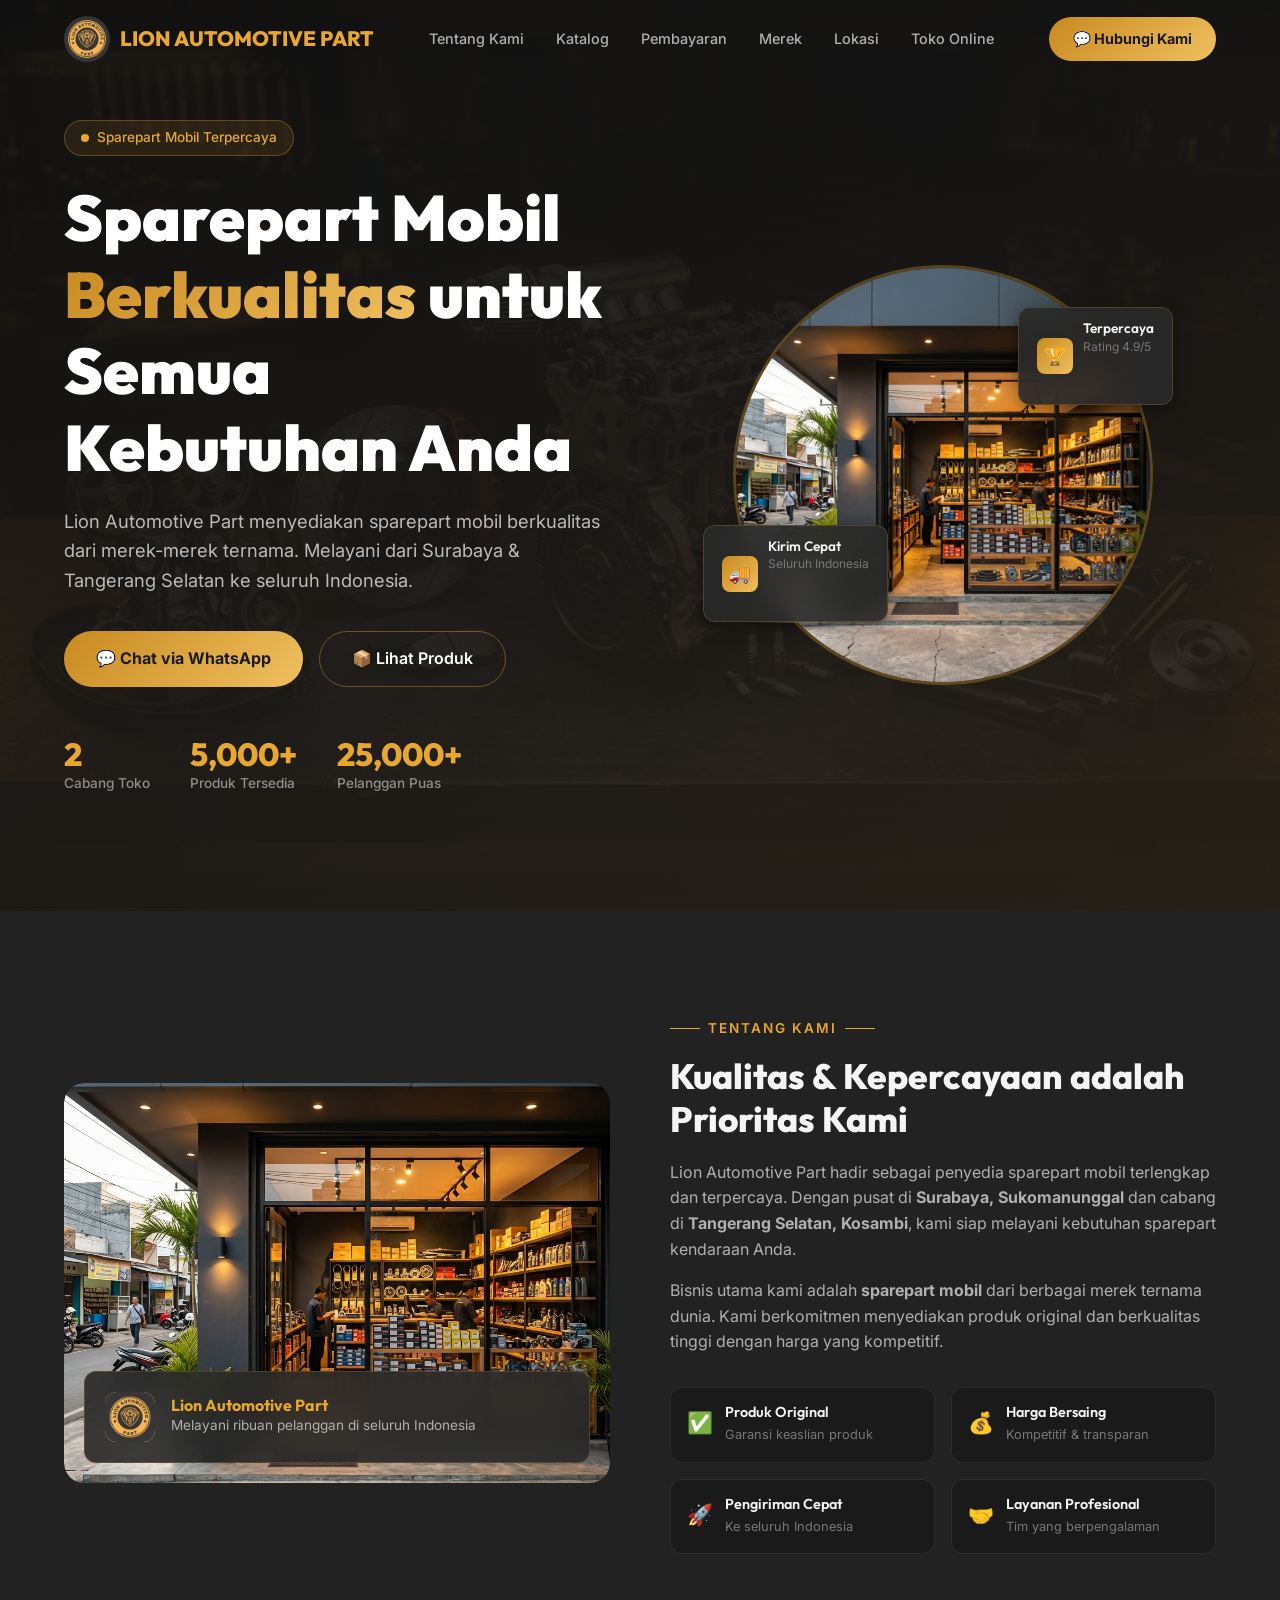
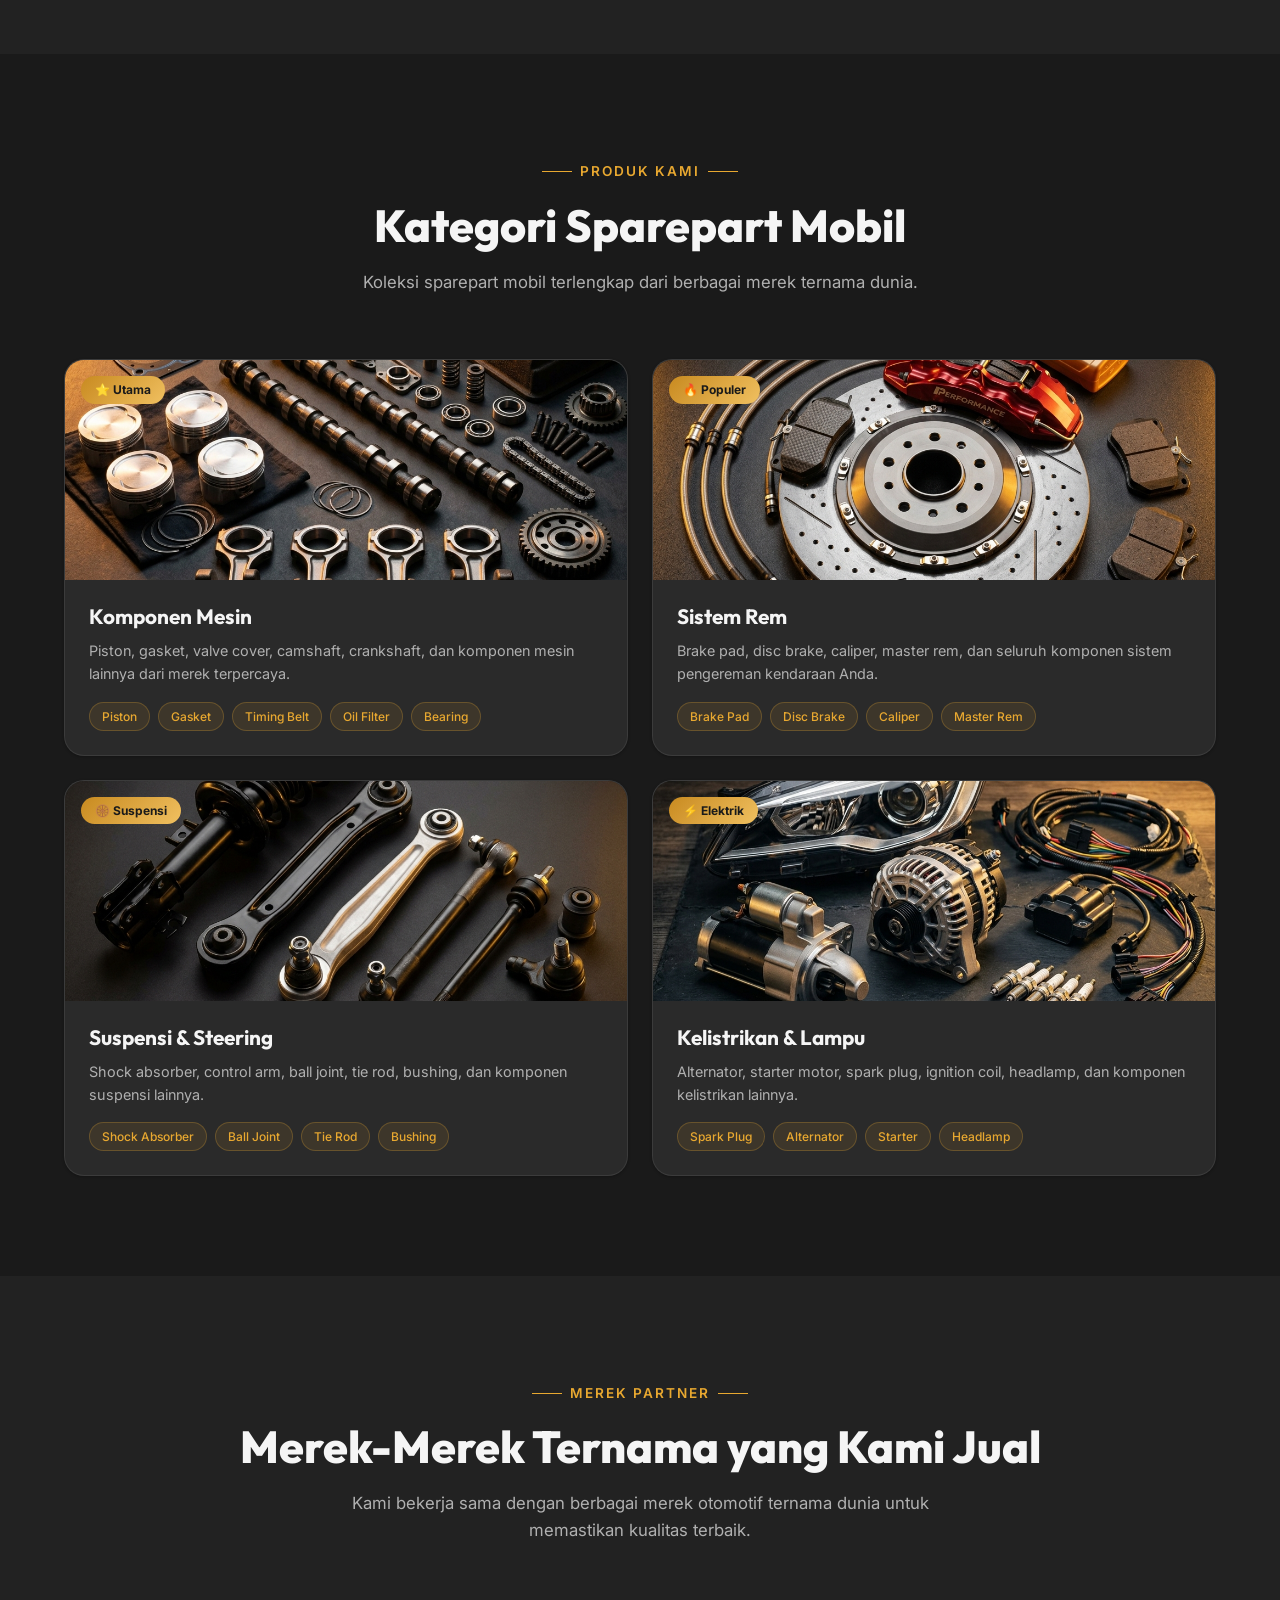
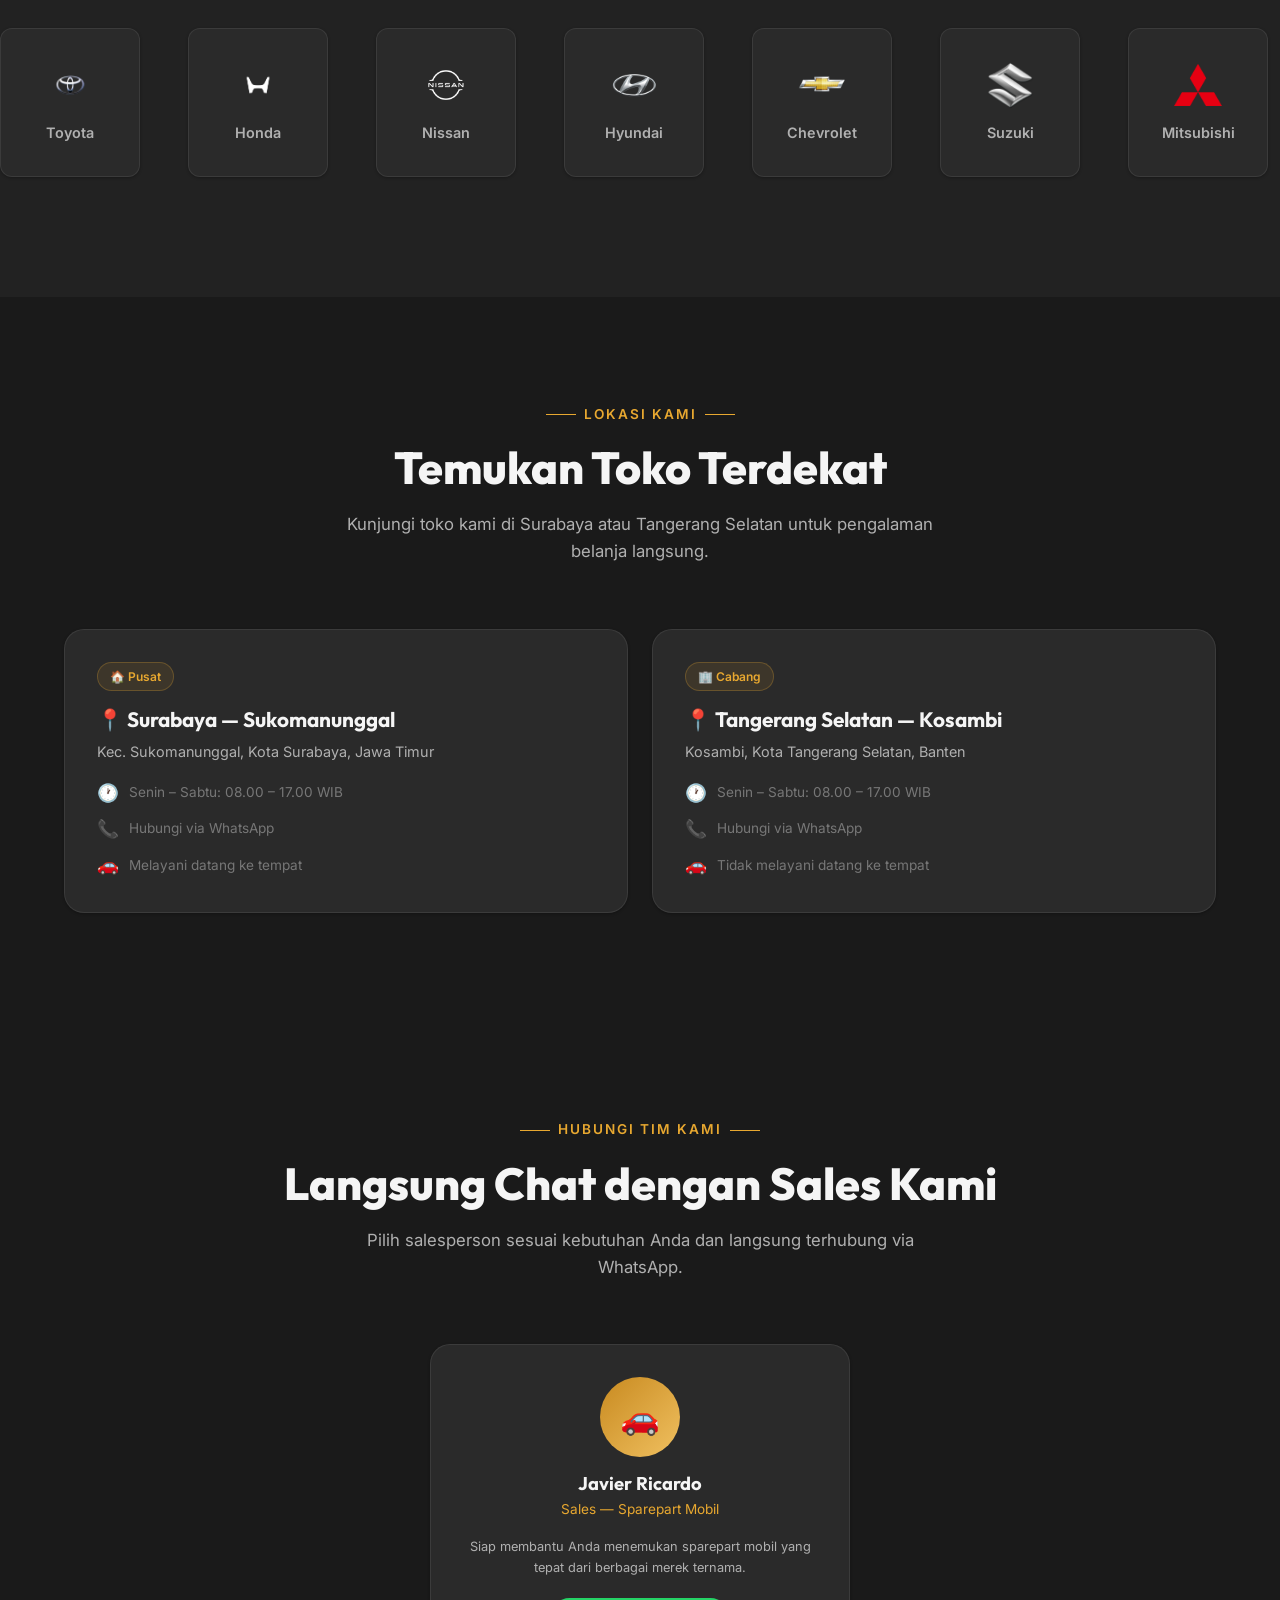
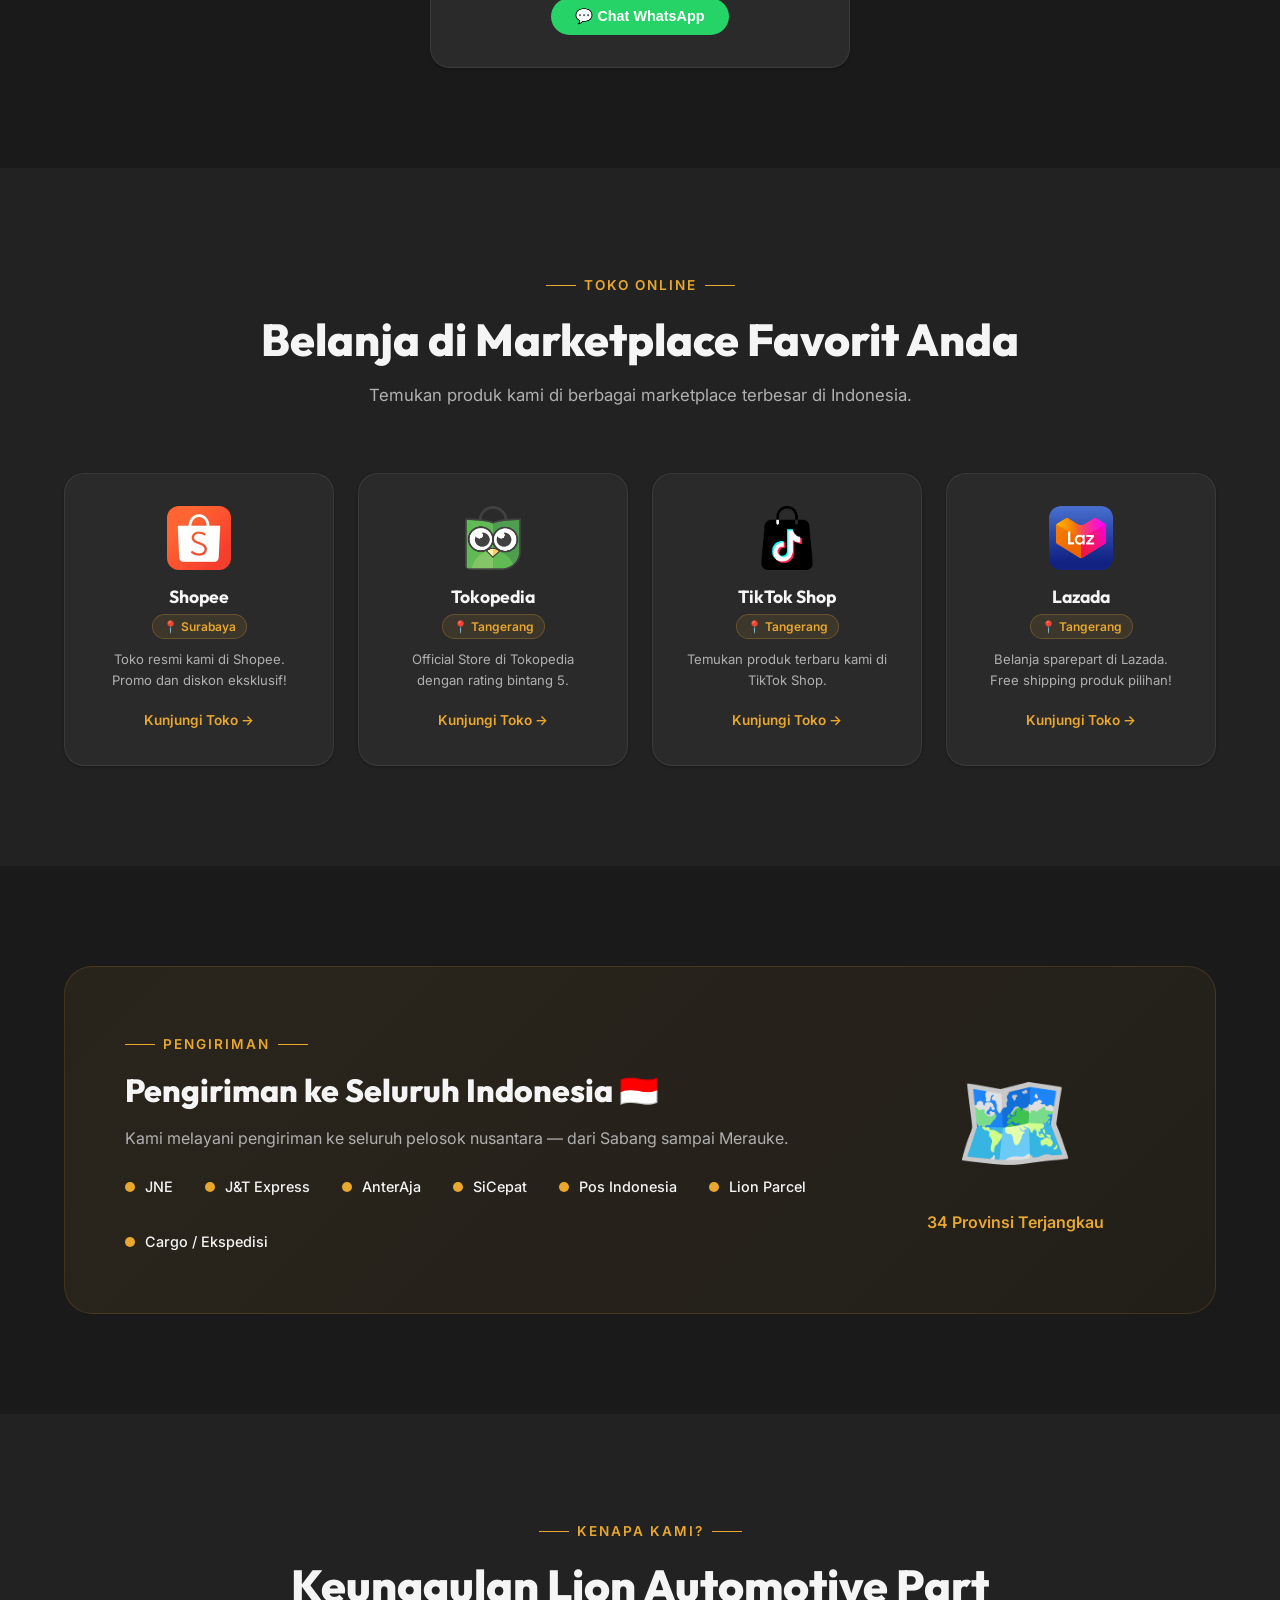
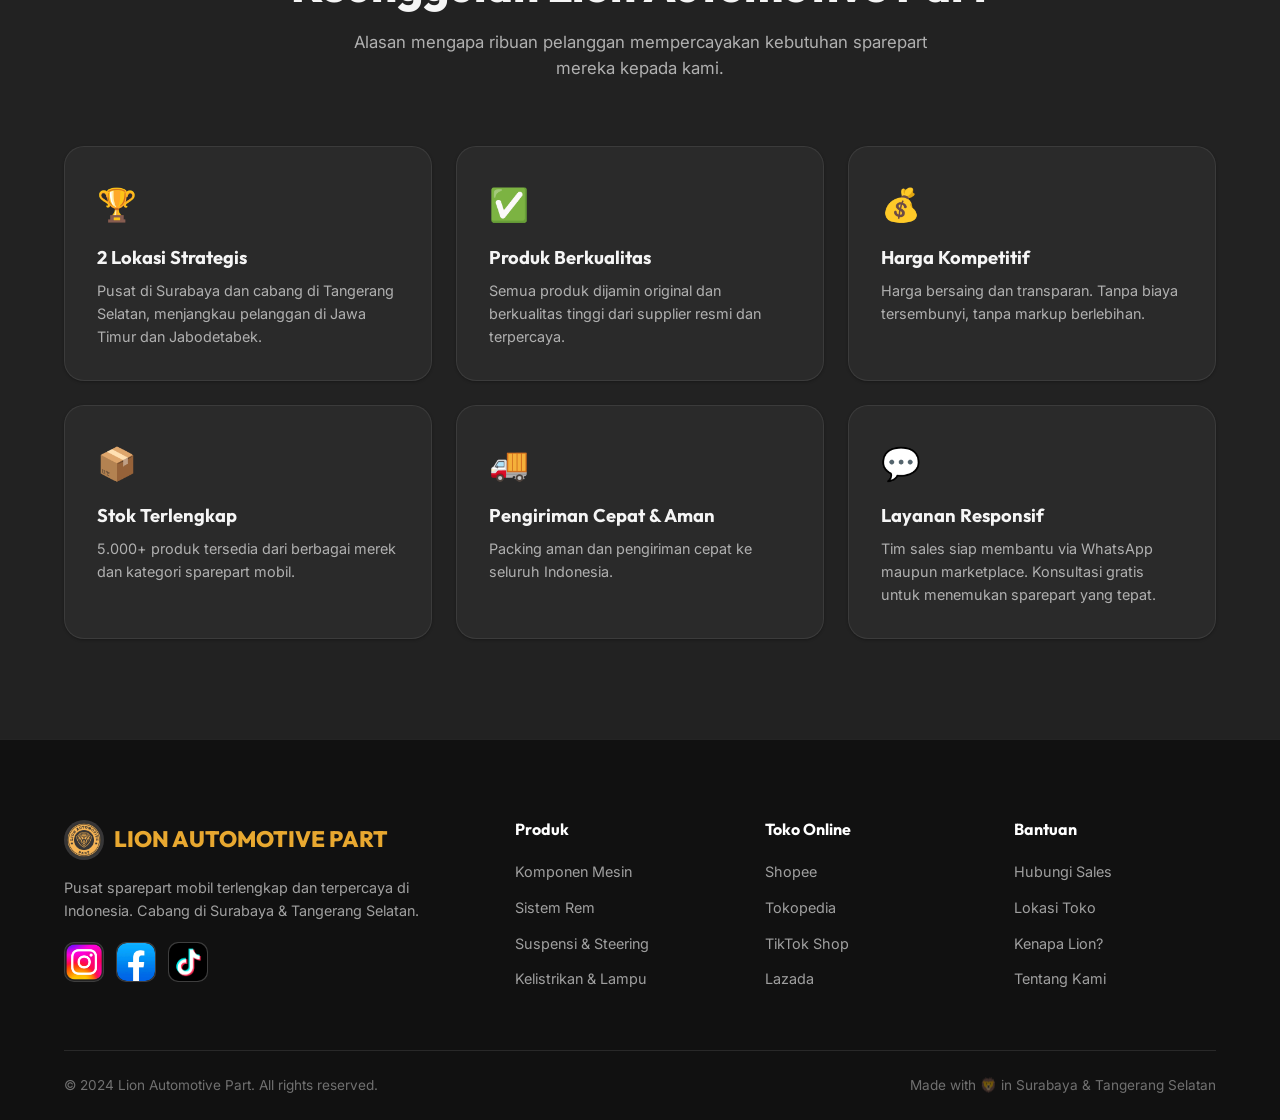
<file: index.html>
<!DOCTYPE html>
<html lang="id">

<head>
  <meta charset="UTF-8">
  <meta name="viewport" content="width=device-width, initial-scale=1.0">
  <title>Lion Automotive Part — Toko Sparepart Mobil Terpercaya</title>
  <meta name="description"
    content="Lion Automotive Part — pusat sparepart mobil berkualitas di Surabaya & Tangerang Selatan. Toyota, Honda, BMW, Hyundai & lainnya. Pengiriman seluruh Indonesia.">
  <link rel="stylesheet" href="styles.css">
  <link rel="icon" href="images/logo.png" type="image/png">
</head>

<body>

  <!-- NAVBAR -->
  <nav class="navbar" id="navbar">
    <div class="container">
      <a href="#" class="nav-logo">
        <img src="images/logo.png" alt="Lion Automotive Part Logo">
        <span>LION AUTOMOTIVE PART</span>
      </a>
      <div class="nav-links">
        <a href="#about">Tentang Kami</a>
        <a href="katalog.html">Katalog</a>
        <a href="pembayaran.html">Pembayaran</a>
        <a href="#brands">Merek</a>
        <a href="#locations">Lokasi</a>
        <a href="#shops">Toko Online</a>
      </div>
      <a href="#team" class="nav-cta">💬 Hubungi Kami</a>
      <button class="mobile-toggle" aria-label="Open menu">☰</button>
    </div>
  </nav>

  <!-- MOBILE MENU -->
  <div class="overlay"></div>
  <div class="mobile-menu">
    <button class="close-menu" aria-label="Close menu">✕</button>
    <a href="#about">Tentang Kami</a>
    <a href="katalog.html">Katalog Produk</a>
    <a href="pembayaran.html">Pembayaran</a>
    <a href="#brands">Merek</a>
    <a href="#locations">Lokasi</a>
    <a href="#shops">Toko Online</a>
    <a href="#team" style="color: var(--accent-gold);">💬 Hubungi Kami</a>
  </div>

  <!-- HERO -->
  <section class="hero" id="hero">
    <div class="hero-bg">
      <img src="images/hero-bg.png" alt="Automotive spare parts background">
    </div>
    <div class="container">
      <div class="hero-content">
        <div class="hero-badge">
          <span class="pulse"></span>
          Sparepart Mobil Terpercaya
        </div>
        <h1>Sparepart Mobil <span class="highlight">Berkualitas</span> untuk Semua Kebutuhan Anda</h1>
        <p>Lion Automotive Part menyediakan sparepart mobil berkualitas dari merek-merek ternama. Melayani dari Surabaya
          & Tangerang Selatan ke seluruh Indonesia.</p>
        <div class="hero-actions">
          <a href="#team" class="btn-primary">💬 Chat via WhatsApp</a>
          <a href="#products" class="btn-secondary">📦 Lihat Produk</a>
        </div>
        <div class="hero-stats">
          <div class="stat-item">
            <h3 data-count="2" data-suffix="">0</h3>
            <p>Cabang Toko</p>
          </div>
          <div class="stat-item">
            <h3 data-count="5000" data-suffix="+">0</h3>
            <p>Produk Tersedia</p>
          </div>
          <div class="stat-item">
            <h3 data-count="25000" data-suffix="+">0</h3>
            <p>Pelanggan Puas</p>
          </div>
        </div>
      </div>
      <div class="hero-visual">
        <div class="hero-image-wrapper">
          <img src="images/store-front.png" alt="Lion Automotive Part Store">
          <div class="floating-badge">
            <div class="badge-icon" style="background: var(--gradient-gold);">🏆</div>
            <div class="badge-text">
              <h4>Terpercaya</h4>
              <p>Rating 4.9/5</p>
            </div>
          </div>
          <div class="floating-badge">
            <div class="badge-icon" style="background: var(--gradient-gold);">🚚</div>
            <div class="badge-text">
              <h4>Kirim Cepat</h4>
              <p>Seluruh Indonesia</p>
            </div>
          </div>
        </div>
      </div>
    </div>
  </section>

  <!-- ABOUT -->
  <section class="section about" id="about">
    <div class="container">
      <div class="about-grid">
        <div class="about-image fade-up">
          <img src="images/store-front.png" alt="Lion Automotive Part Store">
          <div class="about-image-overlay">
            <div class="overlay-icon"><img src="images/logo.png" alt="Lion Automotive Part Logo"></div>
            <div class="overlay-text">
              <h4>Lion Automotive Part</h4>
              <p>Melayani ribuan pelanggan di seluruh Indonesia</p>
            </div>
          </div>
        </div>
        <div class="about-content fade-up">
          <div class="section-label">Tentang Kami</div>
          <h2>Kualitas & Kepercayaan adalah Prioritas Kami</h2>
          <p>Lion Automotive Part hadir sebagai penyedia sparepart mobil terlengkap dan terpercaya. Dengan pusat di
            <strong>Surabaya, Sukomanunggal</strong> dan cabang di <strong>Tangerang Selatan, Kosambi</strong>, kami
            siap melayani kebutuhan sparepart kendaraan Anda.
          </p>
          <p>Bisnis utama kami adalah <strong>sparepart mobil</strong> dari berbagai merek ternama dunia. Kami
            berkomitmen menyediakan produk original dan berkualitas tinggi dengan harga yang kompetitif.</p>
          <div class="about-features">
            <div class="about-feature">
              <span class="feat-icon">✅</span>
              <div>
                <h4>Produk Original</h4>
                <p>Garansi keaslian produk</p>
              </div>
            </div>
            <div class="about-feature">
              <span class="feat-icon">💰</span>
              <div>
                <h4>Harga Bersaing</h4>
                <p>Kompetitif & transparan</p>
              </div>
            </div>
            <div class="about-feature">
              <span class="feat-icon">🚀</span>
              <div>
                <h4>Pengiriman Cepat</h4>
                <p>Ke seluruh Indonesia</p>
              </div>
            </div>
            <div class="about-feature">
              <span class="feat-icon">🤝</span>
              <div>
                <h4>Layanan Profesional</h4>
                <p>Tim yang berpengalaman</p>
              </div>
            </div>
          </div>
        </div>
      </div>
    </div>
  </section>

  <!-- PRODUCTS -->
  <section class="section products" id="products">
    <div class="container">
      <div class="section-header fade-up">
        <div class="section-label">Produk Kami</div>
        <h2>Kategori Sparepart Mobil</h2>
        <p>Koleksi sparepart mobil terlengkap dari berbagai merek ternama dunia.</p>
      </div>
      <div class="products-grid">
        <div class="product-card fade-up">
          <div class="product-card-image">
            <img src="images/engine-parts.png" alt="Sparepart Mesin">
            <span class="product-card-tag">⭐ Utama</span>
          </div>
          <div class="product-card-body">
            <h3>Komponen Mesin</h3>
            <p>Piston, gasket, valve cover, camshaft, crankshaft, dan komponen mesin lainnya dari merek terpercaya.</p>
            <div class="product-tags">
              <span class="product-tag">Piston</span>
              <span class="product-tag">Gasket</span>
              <span class="product-tag">Timing Belt</span>
              <span class="product-tag">Oil Filter</span>
              <span class="product-tag">Bearing</span>
            </div>
          </div>
        </div>
        <div class="product-card fade-up">
          <div class="product-card-image">
            <img src="images/brake-parts.png" alt="Sistem Rem">
            <span class="product-card-tag">🔥 Populer</span>
          </div>
          <div class="product-card-body">
            <h3>Sistem Rem</h3>
            <p>Brake pad, disc brake, caliper, master rem, dan seluruh komponen sistem pengereman kendaraan Anda.</p>
            <div class="product-tags">
              <span class="product-tag">Brake Pad</span>
              <span class="product-tag">Disc Brake</span>
              <span class="product-tag">Caliper</span>
              <span class="product-tag">Master Rem</span>
            </div>
          </div>
        </div>
        <div class="product-card fade-up">
          <div class="product-card-image">
            <img src="images/suspension-parts.png" alt="Suspensi & Steering">
            <span class="product-card-tag">🛞 Suspensi</span>
          </div>
          <div class="product-card-body">
            <h3>Suspensi & Steering</h3>
            <p>Shock absorber, control arm, ball joint, tie rod, bushing, dan komponen suspensi lainnya.</p>
            <div class="product-tags">
              <span class="product-tag">Shock Absorber</span>
              <span class="product-tag">Ball Joint</span>
              <span class="product-tag">Tie Rod</span>
              <span class="product-tag">Bushing</span>
            </div>
          </div>
        </div>
        <div class="product-card fade-up">
          <div class="product-card-image">
            <img src="images/electrical-parts.png" alt="Kelistrikan">
            <span class="product-card-tag">⚡ Elektrik</span>
          </div>
          <div class="product-card-body">
            <h3>Kelistrikan & Lampu</h3>
            <p>Alternator, starter motor, spark plug, ignition coil, headlamp, dan komponen kelistrikan lainnya.</p>
            <div class="product-tags">
              <span class="product-tag">Spark Plug</span>
              <span class="product-tag">Alternator</span>
              <span class="product-tag">Starter</span>
              <span class="product-tag">Headlamp</span>
            </div>
          </div>
        </div>
      </div>
    </div>
  </section>

  <!-- BRANDS -->
  <section class="section brands" id="brands">
    <div class="container">
      <div class="section-header fade-up">
        <div class="section-label">Merek Partner</div>
        <h2>Merek-Merek Ternama yang Kami Jual</h2>
        <p>Kami bekerja sama dengan berbagai merek otomotif ternama dunia untuk memastikan kualitas terbaik.</p>
      </div>
    </div>
    <div class="brands-carousel">
      <div class="brands-track">
        <div class="brand-item"><span class="brand-logo"><img src="images/toyota-logo.png" alt="Toyota"></span><span
            class="brand-name">Toyota</span></div>
        <div class="brand-item"><span class="brand-logo"><img src="images/honda-logo.png" alt="Honda"></span><span
            class="brand-name">Honda</span></div>
        <div class="brand-item"><span class="brand-logo"><img src="images/nissan-logo.png" alt="Nissan"></span><span
            class="brand-name">Nissan</span></div>
        <div class="brand-item"><span class="brand-logo"><img src="images/hyundai-logo.png" alt="Hyundai"></span><span
            class="brand-name">Hyundai</span></div>
        <div class="brand-item"><span class="brand-logo"><img src="images/chevrolet-logo.png"
              alt="Chevrolet"></span><span class="brand-name">Chevrolet</span></div>
        <div class="brand-item"><span class="brand-logo"><img src="images/suzuki-logo.png" alt="Suzuki"></span><span
            class="brand-name">Suzuki</span></div>
        <div class="brand-item"><span class="brand-logo"><img src="images/mitsubishi-logo.png"
              alt="Mitsubishi"></span><span class="brand-name">Mitsubishi</span></div>
        <div class="brand-item"><span class="brand-logo"><img src="images/daihatsu-logo.png" alt="Daihatsu"></span><span
            class="brand-name">Daihatsu</span></div>
        <div class="brand-item"><span class="brand-logo"><img src="images/bmw-logo.png" alt="BMW"></span><span
            class="brand-name">BMW</span></div>
        <div class="brand-item"><span class="brand-logo"><img src="images/chery-logo.png" alt="Chery"></span><span
            class="brand-name">Chery</span></div>
        <div class="brand-item"><span class="brand-logo"><img src="images/mazda-logo.png" alt="Mazda"></span><span
            class="brand-name">Mazda</span></div>
        <div class="brand-item"><span class="brand-logo"><img src="images/lexus-logo.png" alt="Lexus"></span><span
            class="brand-name">Lexus</span></div>
        <div class="brand-item"><span class="brand-logo"><img src="images/kia-logo.png" alt="Kia"></span><span
            class="brand-name">Kia</span></div>
        <div class="brand-item"><span class="brand-logo"><img src="images/mercedes-logo.png" alt="Mercedes-Benz"><span
              class="brand-name">Mercedes-Benz</span></div>
        <div class="brand-item"><span class="brand-logo"><img src="images/volvo-logo.png" alt="Volvo"></span><span
            class="brand-name">Volvo</span></div>
        <div class="brand-item"><span class="brand-logo"><img src="images/peugeot-logo.png" alt="Peugeot"></span><span
            class="brand-name">Peugeot</span></div>
        <div class="brand-item"><span class="brand-logo"><img src="images/volkswagon-logo.png"
              alt="Volkswagon"></span><span class="brand-name">Volkswagon</span></div>
        <div class="brand-item"><span class="brand-logo"><img src="images/ford-logo.png" alt="Ford"></span><span
            class="brand-name">Ford</span></div>
        <div class="brand-item"><span class="brand-logo"><img src="images/audi-logo.png" alt="Audi"></span><span
            class="brand-name">Audi</span></div>

      </div>
    </div>
  </section>

  <!-- LOCATIONS -->
  <section class="section" id="locations">
    <div class="container">
      <div class="section-header fade-up">
        <div class="section-label">Lokasi Kami</div>
        <h2>Temukan Toko Terdekat</h2>
        <p>Kunjungi toko kami di Surabaya atau Tangerang Selatan untuk pengalaman belanja langsung.</p>
      </div>
      <div class="locations-grid">
        <div class="location-card fade-up">
          <span class="loc-badge">🏠 Pusat</span>
          <h3>📍 Surabaya — Sukomanunggal</h3>
          <p class="loc-address">Kec. Sukomanunggal, Kota Surabaya, Jawa Timur</p>
          <div class="loc-details">
            <div class="loc-detail"><span>🕐</span> <span>Senin – Sabtu: 08.00 – 17.00 WIB</span></div>
            <div class="loc-detail"><span>📞</span> <span>Hubungi via WhatsApp</span></div>
            <div class="loc-detail"><span>🚗</span> <span>Melayani datang ke tempat</span></div>
          </div>
        </div>
        <div class="location-card fade-up">
          <span class="loc-badge">🏢 Cabang</span>
          <h3>📍 Tangerang Selatan — Kosambi</h3>
          <p class="loc-address">Kosambi, Kota Tangerang Selatan, Banten</p>
          <div class="loc-details">
            <div class="loc-detail"><span>🕐</span> <span>Senin – Sabtu: 08.00 – 17.00 WIB</span></div>
            <div class="loc-detail"><span>📞</span> <span>Hubungi via WhatsApp</span></div>
            <div class="loc-detail"><span>🚗</span> <span>Tidak melayani datang ke tempat</span></div>
          </div>
        </div>
      </div>
    </div>
  </section>

  <!-- TEAM -->
  <section class="section" id="team">
    <div class="container">
      <div class="section-header fade-up">
        <div class="section-label">Hubungi Tim Kami</div>
        <h2>Langsung Chat dengan Sales Kami</h2>
        <p>Pilih salesperson sesuai kebutuhan Anda dan langsung terhubung via WhatsApp.</p>
      </div>
      <div class="team-grid" style="grid-template-columns: 1fr; max-width: 420px; margin: 0 auto;">
        <div class="team-card fade-up">
          <div class="team-avatar">🚗</div>
          <h3>Javier Ricardo</h3>
          <p class="team-role">Sales — Sparepart Mobil</p>
          <p class="team-specialty">Siap membantu Anda menemukan sparepart mobil yang tepat dari berbagai merek ternama.
          </p>
          <button class="wa-btn" onclick="openWhatsApp('6282388248281', 'Javier Ricardo')">💬 Chat WhatsApp</button>
        </div>
      </div>
    </div>
  </section>

  <!-- ONLINE SHOPS -->
  <section class="section shops" id="shops">
    <div class="container">
      <div class="section-header fade-up">
        <div class="section-label">Toko Online</div>
        <h2>Belanja di Marketplace Favorit Anda</h2>
        <p>Temukan produk kami di berbagai marketplace terbesar di Indonesia.</p>
      </div>
      <div class="shops-grid">
        <a href="https://shopee.co.id/lionautomotivepart_" class="shop-card fade-up" target="_blank">
          <div class="shop-icon"><img src="images/shopee-logo.png" alt="Shopee"></div>
          <h3>Shopee</h3>
          <span class="shop-location">📍 Surabaya</span>
          <p>Toko resmi kami di Shopee. Promo dan diskon eksklusif!</p>
          <span class="shop-link">Kunjungi Toko →</span>
        </a>
        <a href="https://www.tokopedia.com/lionautomotivepart" class="shop-card fade-up" target="_blank">
          <div class="shop-icon"><img src="images/tokopedia-logo.png" alt="Tokopedia"></div>
          <h3>Tokopedia</h3>
          <span class="shop-location">📍 Tangerang</span>
          <p>Official Store di Tokopedia dengan rating bintang 5.</p>
          <span class="shop-link">Kunjungi Toko →</span>
        </a>
        <a href="https://www.tiktok.com/@lionautomotivepart?_r=1&_t=ZS-975fyqvYlzJ" class="shop-card fade-up"
          target="_blank">
          <div class="shop-icon"><img src="images/tiktok-logo.png" alt="TikTok Shop"></div>
          <h3>TikTok Shop</h3>
          <span class="shop-location">📍 Tangerang</span>
          <p>Temukan produk terbaru kami di TikTok Shop.</p>
          <span class="shop-link">Kunjungi Toko →</span>
        </a>
        <a href="https://www.lazada.co.id/shop/lion-automotiveparts/?itemId=8753584483&channelSource=pdp"
          class="shop-card fade-up" target="_blank">
          <div class="shop-icon"><img src="images/lazada-logo.png" alt="Lazada"></div>
          <h3>Lazada</h3>
          <span class="shop-location">📍 Tangerang</span>
          <p>Belanja sparepart di Lazada. Free shipping produk pilihan!</p>
          <span class="shop-link">Kunjungi Toko →</span>
        </a>
      </div>
    </div>
  </section>

  <!-- SHIPPING -->
  <section class="section" id="shipping">
    <div class="container">
      <div class="shipping-banner fade-up">
        <div class="shipping-content">
          <div class="section-label" style="justify-content: flex-start;">Pengiriman</div>
          <h2>Pengiriman ke Seluruh Indonesia 🇮🇩</h2>
          <p>Kami melayani pengiriman ke seluruh pelosok nusantara — dari Sabang sampai Merauke.</p>
          <div class="shipping-features">
            <div class="shipping-feat"><span class="feat-dot"></span><span>JNE</span></div>
            <div class="shipping-feat"><span class="feat-dot"></span><span>J&T Express</span></div>
            <div class="shipping-feat"><span class="feat-dot"></span><span>AnterAja</span></div>
            <div class="shipping-feat"><span class="feat-dot"></span><span>SiCepat</span></div>
            <div class="shipping-feat"><span class="feat-dot"></span><span>Pos Indonesia</span></div>
            <div class="shipping-feat"><span class="feat-dot"></span><span>Lion Parcel</span></div>
            <div class="shipping-feat"><span class="feat-dot"></span><span>Cargo / Ekspedisi</span></div>
          </div>
        </div>
        <div class="shipping-map">
          <div class="map-emoji">🗺️</div>
          <p>34 Provinsi Terjangkau</p>
        </div>
      </div>
    </div>
  </section>

  <!-- WHY US -->
  <section class="section why-us" id="whyus">
    <div class="container">
      <div class="section-header fade-up">
        <div class="section-label">Kenapa Kami?</div>
        <h2>Keunggulan Lion Automotive Part</h2>
        <p>Alasan mengapa ribuan pelanggan mempercayakan kebutuhan sparepart mereka kepada kami.</p>
      </div>
      <div class="why-grid">
        <div class="why-card fade-up">
          <div class="why-icon">🏆</div>
          <h3>2 Lokasi Strategis</h3>
          <p>Pusat di Surabaya dan cabang di Tangerang Selatan, menjangkau pelanggan di Jawa Timur dan Jabodetabek.</p>
        </div>
        <div class="why-card fade-up">
          <div class="why-icon">✅</div>
          <h3>Produk Berkualitas</h3>
          <p>Semua produk dijamin original dan berkualitas tinggi dari supplier resmi dan terpercaya.</p>
        </div>
        <div class="why-card fade-up">
          <div class="why-icon">💰</div>
          <h3>Harga Kompetitif</h3>
          <p>Harga bersaing dan transparan. Tanpa biaya tersembunyi, tanpa markup berlebihan.</p>
        </div>
        <div class="why-card fade-up">
          <div class="why-icon">📦</div>
          <h3>Stok Terlengkap</h3>
          <p>5.000+ produk tersedia dari berbagai merek dan kategori sparepart mobil.</p>
        </div>
        <div class="why-card fade-up">
          <div class="why-icon">🚚</div>
          <h3>Pengiriman Cepat & Aman</h3>
          <p>Packing aman dan pengiriman cepat ke seluruh Indonesia.</p>
        </div>
        <div class="why-card fade-up">
          <div class="why-icon">💬</div>
          <h3>Layanan Responsif</h3>
          <p>Tim sales siap membantu via WhatsApp maupun marketplace. Konsultasi gratis untuk menemukan sparepart yang
            tepat.</p>
        </div>
      </div>
    </div>
  </section>

  <!-- FOOTER -->
  <footer class="footer" id="footer">
    <div class="container">
      <div class="footer-grid">
        <div class="footer-brand">
          <div class="footer-logo">
            <img src="images/logo.png" alt="Lion Automotive Part"> <span>LION AUTOMOTIVE PART</span>
          </div>
          <p>Pusat sparepart mobil terlengkap dan terpercaya di Indonesia. Cabang di Surabaya & Tangerang Selatan.</p>
          <div class="footer-social">
            <a href="#" aria-label="Instagram" target="_blank"><img src="images/instagram-logo.png" alt="Instagram"></a>
            <a href="https://www.facebook.com/share/1EsTqSm2Tn/" aria-label="Facebook" target="_blank"><img
                src="images/facebook-logo.png" alt="Facebook"></a>
            <a href="https://www.tiktok.com/@lionautomotivepart?_r=1&_t=ZS-975fyqvYlzJ" aria-label="TikTok"
              target="_blank"><img src="images/tiktok-footer-logo.png" alt="TikTok"></a>
          </div>
        </div>
        <div class="footer-col">
          <h4>Produk</h4>
          <ul>
            <li><a href="#products">Komponen Mesin</a></li>
            <li><a href="#products">Sistem Rem</a></li>
            <li><a href="#products">Suspensi & Steering</a></li>
            <li><a href="#products">Kelistrikan & Lampu</a></li>
          </ul>
        </div>
        <div class="footer-col">
          <h4>Toko Online</h4>
          <ul>
            <li><a href="https://shopee.co.id/lionautomotivepart_" target="_blank">Shopee</a></li>
            <li><a href="https://www.tokopedia.com/lionautomotivepart" target="_blank">Tokopedia</a></li>
            <li><a href="https://www.tiktok.com/@lionautomotivepart?_r=1&_t=ZS-975fyqvYlzJ" target="_blank">TikTok
                Shop</a></li>
            <li><a href="https://www.lazada.co.id/shop/lion-automotiveparts/?itemId=8753584483&channelSource=pdp"
                target="_blank">Lazada</a></li>
          </ul>
        </div>
        <div class="footer-col">
          <h4>Bantuan</h4>
          <ul>
            <li><a href="#team">Hubungi Sales</a></li>
            <li><a href="#locations">Lokasi Toko</a></li>
            <li><a href="#whyus">Kenapa Lion?</a></li>
            <li><a href="#about">Tentang Kami</a></li>
          </ul>
        </div>
      </div>
      <div class="footer-bottom">
        <p>&copy; 2024 Lion Automotive Part. All rights reserved.</p>
        <p>Made with 🦁 in Surabaya & Tangerang Selatan</p>
      </div>
    </div>
  </footer>

  <script src="script.js"></script>
</body>

</html>
</file>
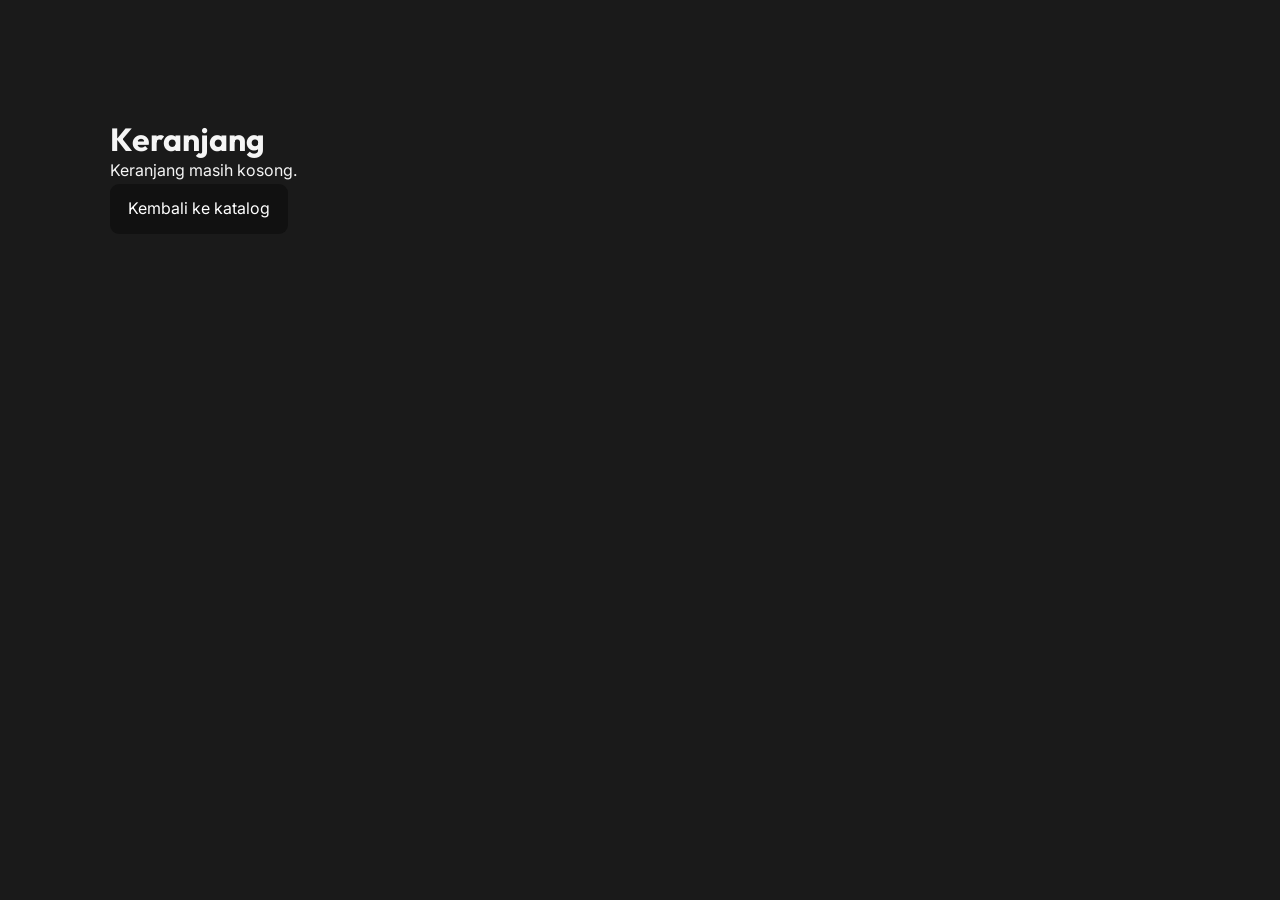
<file: cart.html>
<!doctype html>
<html lang="id">
<head>
<meta charset="utf-8">
<meta name="viewport" content="width=device-width,initial-scale=1">
<title>Keranjang — Lion Automotive Part</title>
<link rel="stylesheet" href="styles.css">
<style>
.shop-page{max-width:1100px;margin:120px auto 60px;padding:0 20px}.cart-item{display:grid;grid-template-columns:90px 1fr auto;gap:18px;align-items:center;border-bottom:1px solid #ddd;padding:18px 0}.cart-item img{width:90px;height:90px;object-fit:contain;background:#f5f5f5;border-radius:10px}.qty{display:flex;gap:8px;align-items:center}.qty button{width:34px;height:34px}.summary{margin-top:28px;padding:24px;border:1px solid #ddd;border-radius:14px;max-width:420px;margin-left:auto}.shop-btn{display:inline-block;padding:12px 18px;border-radius:9px;background:#111;color:#fff;text-decoration:none;border:0;cursor:pointer}.danger{background:#eee;color:#111}
@media(max-width:650px){.cart-item{grid-template-columns:70px 1fr}.cart-item>strong{grid-column:2}.cart-item img{width:70px;height:70px}}
</style>
</head>
<body>
<div class="shop-page">
<h1>Keranjang</h1>
<div id="cart"></div>
<div id="summary"></div>
</div>
<script src="shop/cart.js"></script>
<script>
function render(){
 const c=document.getElementById('cart'), s=document.getElementById('summary'), items=LionCart.read();
 if(!items.length){c.innerHTML='<p>Keranjang masih kosong.</p><a class="shop-btn" href="katalog.html">Kembali ke katalog</a>';s.innerHTML='';return;}
 c.innerHTML=items.map(x=>`<div class="cart-item">
 <img src="${x.image||'images/logo.png'}" alt="">
 <div><h3>${escapeHtml(x.name)}</h3><div>${LionCart.rupiah(x.price)}</div><div class="qty">
 <button onclick="LionCart.setQty(${x.product_id},${x.quantity-1});render()">−</button>
 <span>${x.quantity}</span>
 <button onclick="LionCart.setQty(${x.product_id},${x.quantity+1});render()">+</button>
 <button class="danger" onclick="LionCart.remove(${x.product_id});render()">Hapus</button>
 </div></div>
 <strong>${LionCart.rupiah(x.price*x.quantity)}</strong></div>`).join('');
 s.innerHTML=`<div class="summary"><div>Subtotal <strong style="float:right">${LionCart.rupiah(LionCart.subtotal())}</strong></div>
 <p style="margin-top:20px"><a class="shop-btn" href="checkout.html">Lanjut Checkout</a></p>
 <button class="shop-btn danger" onclick="LionCart.clear();render()">Kosongkan</button></div>`;
}
function escapeHtml(s){return String(s).replace(/[&<>"']/g,m=>({'&':'&amp;','<':'&lt;','>':'&gt;','"':'&quot;',"'":'&#039;'}[m]));}
render();
</script>
</body></html>
</file>
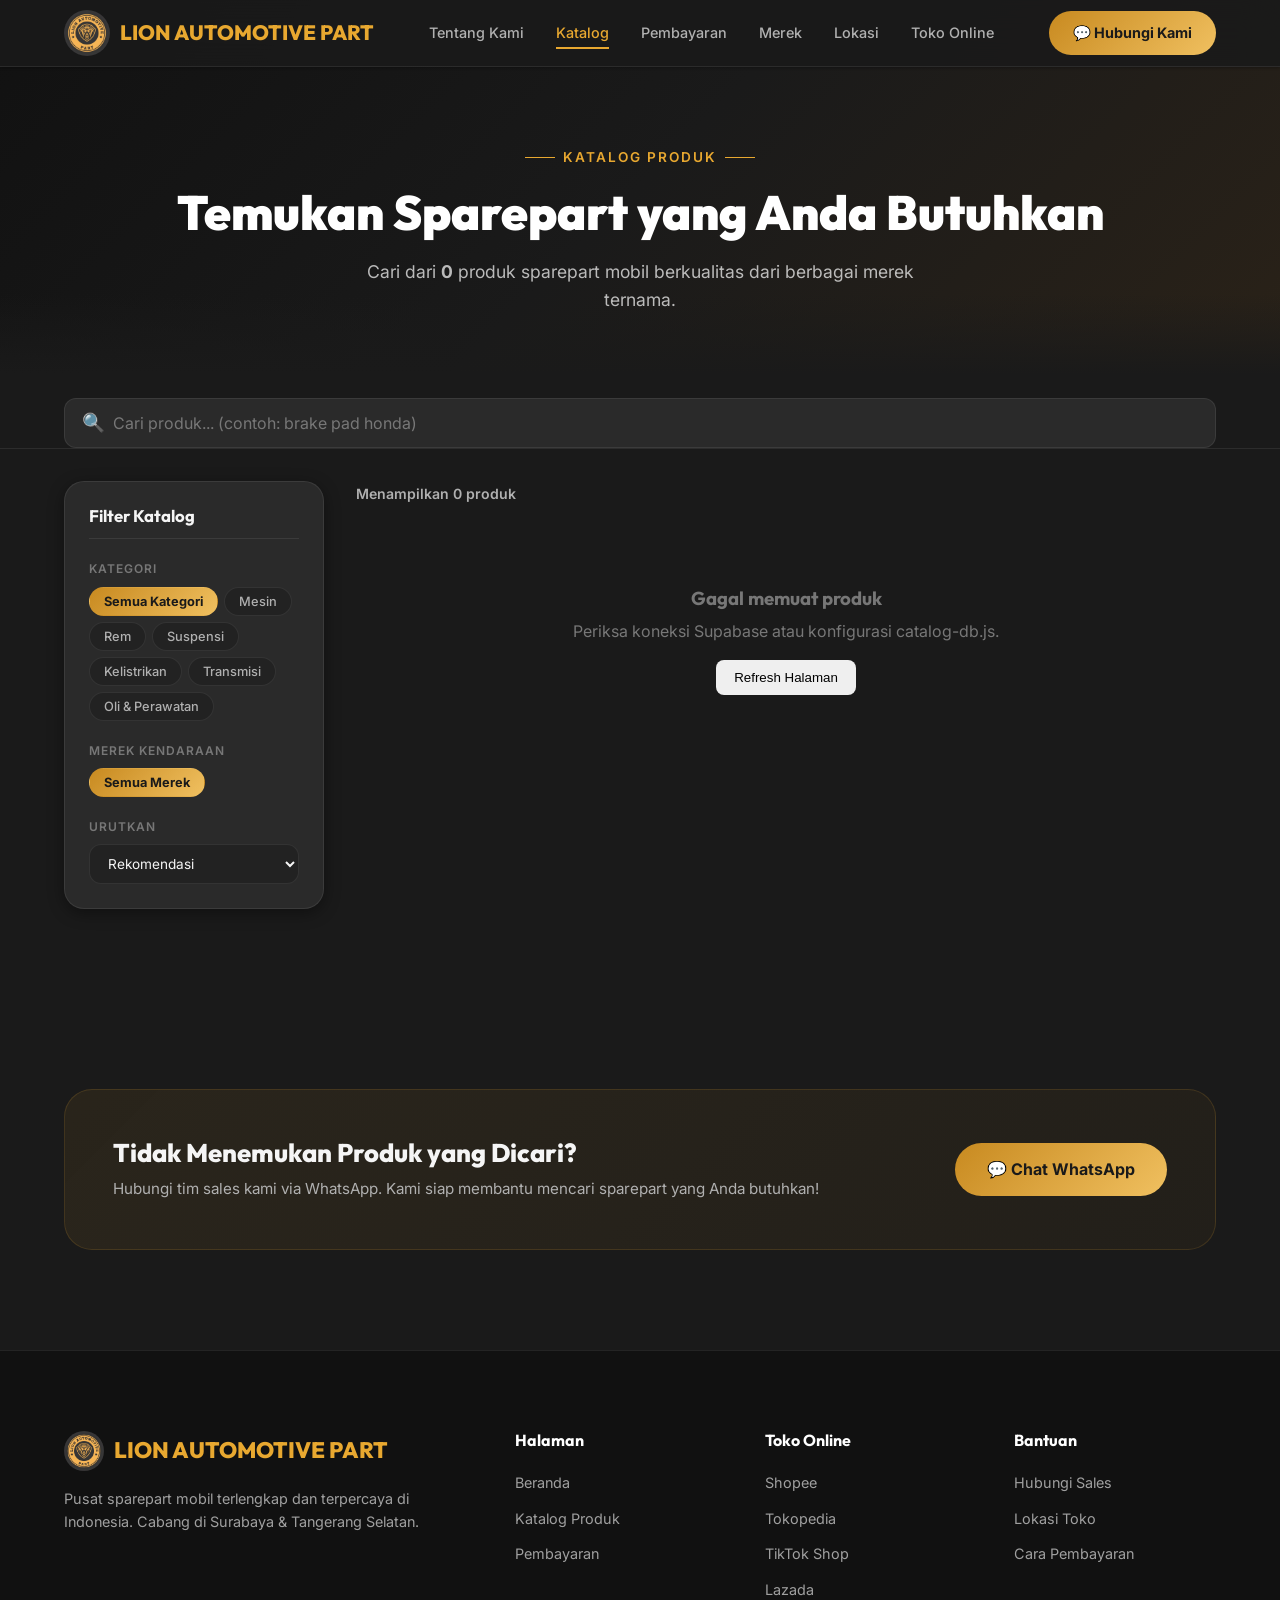
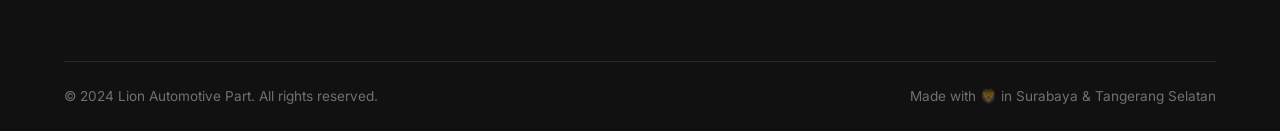
<file: katalog.html>
<!DOCTYPE html>
<html lang="id">

<head>
  <meta charset="UTF-8">
  <meta name="viewport" content="width=device-width, initial-scale=1.0">
  <title>Katalog Produk — Lion Automotive Part</title>
  <meta name="description"
    content="Katalog sparepart mobil lengkap dari Lion Automotive Part. Filter berdasarkan merek & kategori. Toyota, Honda, Nissan, Hyundai & lainnya.">
  <link rel="stylesheet" href="styles.css">
  <link rel="icon" href="images/logo.png" type="image/png">
</head>

<body>

  <!-- NAVBAR -->
  <nav class="navbar scrolled" id="navbar">
    <div class="container">
      <a href="index.html" class="nav-logo">
        <img src="images/logo.png" alt="Lion Automotive Part Logo">
        <span>LION AUTOMOTIVE PART</span>
      </a>
      <div class="nav-links">
        <a href="index.html">Tentang Kami</a>
        <a href="katalog.html" class="active">Katalog</a>
        <a href="pembayaran.html">Pembayaran</a>
        <a href="index.html#brands">Merek</a>
        <a href="index.html#locations">Lokasi</a>
        <a href="index.html#shops">Toko Online</a>
      </div>
      <a href="index.html#team" class="nav-cta">💬 Hubungi Kami</a>
      <button class="mobile-toggle" aria-label="Open menu">☰</button>
    </div>
  </nav>

  <!-- MOBILE MENU -->
  <div class="overlay"></div>
  <div class="mobile-menu">
    <button class="close-menu" aria-label="Close menu">✕</button>
    <a href="index.html">Beranda</a>
    <a href="katalog.html">Katalog Produk</a>
    <a href="pembayaran.html">Pembayaran</a>
    <a href="index.html#brands">Merek</a>
    <a href="index.html#locations">Lokasi</a>
    <a href="index.html#shops">Toko Online</a>
    <a href="index.html#team" style="color: var(--accent-gold);">💬 Hubungi Kami</a>
  </div>

  <!-- CATALOG HERO -->
  <section class="catalog-hero">
    <div class="container">
      <div class="catalog-hero-content">
        <div class="section-label">Katalog Produk</div>
        <h1>Temukan Sparepart yang Anda Butuhkan</h1>
        <p>Cari dari <strong id="total-products">0</strong> produk sparepart mobil berkualitas dari berbagai merek
          ternama.</p>
      </div>
    </div>
  </section>

  <!-- TOP SEARCH SECTION -->
  <section class="catalog-filters" id="catalog-filters">
    <div class="container">
      <div class="search-box" id="search-box">
        <span class="search-icon">🔍</span>
        <input type="text" id="search-input" placeholder="Cari produk... (contoh: brake pad honda)" autocomplete="off">
        <button class="search-clear" id="search-clear" style="display:none;">✕</button>
      </div>
    </div>
  </section>

  <!-- MAIN CATALOG SECTION (SIDEBAR + GRID) -->
  <section class="catalog-grid-section">
    <div class="container catalog-layout-wrapper">

      <!-- SIDEBAR FILTERS -->
      <aside class="catalog-sidebar" id="catalog-sidebar">
        <div class="sidebar-header">
          <h3>Filter Katalog</h3>
        </div>

        <div class="filter-group">
          <label class="filter-label">Kategori</label>
          <div class="filter-chips vertical-chips" id="category-filters">
            <button class="filter-chip active" data-category="all">Semua Kategori</button>
            <button class="filter-chip" data-category="Komponen Mesin">Mesin</button>
            <button class="filter-chip" data-category="Sistem Rem">Rem</button>
            <button class="filter-chip" data-category="Suspensi & Steering">Suspensi</button>
            <button class="filter-chip" data-category="Kelistrikan & Lampu">Kelistrikan</button>
            <button class="filter-chip" data-category="Transmisi & Kopling">Transmisi</button>
            <button class="filter-chip" data-category="Oli & Cairan">Oli & Perawatan</button>
          </div>
        </div>

        <div class="filter-group">
          <label class="filter-label">Merek Kendaraan</label>
          <div class="filter-chips vertical-chips" id="brand-filters">
            <button class="filter-chip active" data-brand="all">Semua Merek</button>
            <!-- Populated dynamically -->
          </div>
        </div>

        <div class="filter-group">
          <label class="filter-label">Urutkan</label>
          <select class="sort-select" id="sort-select">
            <option value="default">Rekomendasi</option>
            <option value="price-low">Harga: Rendah → Tinggi</option>
            <option value="price-high">Harga: Tinggi → Rendah</option>
            <option value="name-az">Nama: A → Z</option>
            <option value="discount">Diskon Terbesar</option>
          </select>
        </div>

        <div class="active-filters" id="active-filters" style="display:none;">
          <span class="active-filters-label">Filter aktif:</span>
          <div class="active-filter-tags" id="active-filter-tags"></div>
          <button class="clear-all-filters" id="clear-all-filters">Hapus Semua</button>
        </div>
      </aside>

      <!-- MAIN CONTENT AREA -->
      <main class="catalog-content">
        <div class="catalog-results-bar" id="results-bar">
          <span id="results-count">Menampilkan 0 produk</span>
        </div>

        <div class="catalog-grid" id="catalog-grid">
          <!-- Products rendered by JS -->
        </div>

        <div class="catalog-empty" id="catalog-empty" style="display:none;">
          <div class="empty-icon">🔍</div>
          <h3>Produk Tidak Ditemukan</h3>
          <p>Coba ubah filter atau kata kunci pencarian Anda.</p>
          <button class="btn-primary" onclick="resetFilters()">Reset Filter</button>
        </div>

        <div class="catalog-pagination" id="catalog-pagination">
          <!-- Pagination rendered by JS -->
        </div>
      </main>

    </div>
  </section>

  <!-- CTA BANNER -->
  <section class="section">
    <div class="container">
      <div class="catalog-cta-banner">
        <div class="cta-content">
          <h2>Tidak Menemukan Produk yang Dicari?</h2>
          <p>Hubungi tim sales kami via WhatsApp. Kami siap membantu mencari sparepart yang Anda butuhkan!</p>
        </div>
        <a href="index.html#team" class="btn-primary">💬 Chat WhatsApp</a>
      </div>
    </div>
  </section>

  <!-- FOOTER -->
  <footer class="footer" id="footer">
    <div class="container">
      <div class="footer-grid">
        <div class="footer-brand">
          <div class="footer-logo">
            <img src="images/logo.png" alt="Lion Automotive Part"> <span>LION AUTOMOTIVE PART</span>
          </div>
          <p>Pusat sparepart mobil terlengkap dan terpercaya di Indonesia. Cabang di Surabaya & Tangerang Selatan.</p>
        </div>
        <div class="footer-col">
          <h4>Halaman</h4>
          <ul>
            <li><a href="index.html">Beranda</a></li>
            <li><a href="katalog.html">Katalog Produk</a></li>
            <li><a href="pembayaran.html">Pembayaran</a></li>
          </ul>
        </div>
        <div class="footer-col">
          <h4>Toko Online</h4>
          <ul>
            <li><a href="https://shopee.co.id/lionautomotivepart_" target="_blank">Shopee</a></li>
            <li><a href="https://www.tokopedia.com/lionautomotivepart" target="_blank">Tokopedia</a></li>
            <li><a href="https://www.tiktok.com/@lionautomotivepart" target="_blank">TikTok Shop</a></li>
            <li><a href="https://www.lazada.co.id/shop/lion-automotiveparts/" target="_blank">Lazada</a></li>
          </ul>
        </div>
        <div class="footer-col">
          <h4>Bantuan</h4>
          <ul>
            <li><a href="index.html#team">Hubungi Sales</a></li>
            <li><a href="index.html#locations">Lokasi Toko</a></li>
            <li><a href="pembayaran.html">Cara Pembayaran</a></li>
          </ul>
        </div>
      </div>
      <div class="footer-bottom">
        <p>&copy; 2024 Lion Automotive Part. All rights reserved.</p>
        <p>Made with 🦁 in Surabaya & Tangerang Selatan</p>
      </div>
    </div>
  </footer>

  <!-- PRODUCT DETAIL MODAL -->
  <div class="product-modal-overlay" id="product-modal-overlay" style="display:none;">
    <div class="product-modal-container" id="product-modal">
      <button class="modal-close-btn" id="modal-close-btn" aria-label="Close modal">✕</button>
      <div class="modal-content-grid" id="modal-content-grid">
        <!-- Rendered by JS -->
      </div>
    </div>
  </div>

  <script type="module" src="katalog.js"></script>
</body>

</html>
</file>
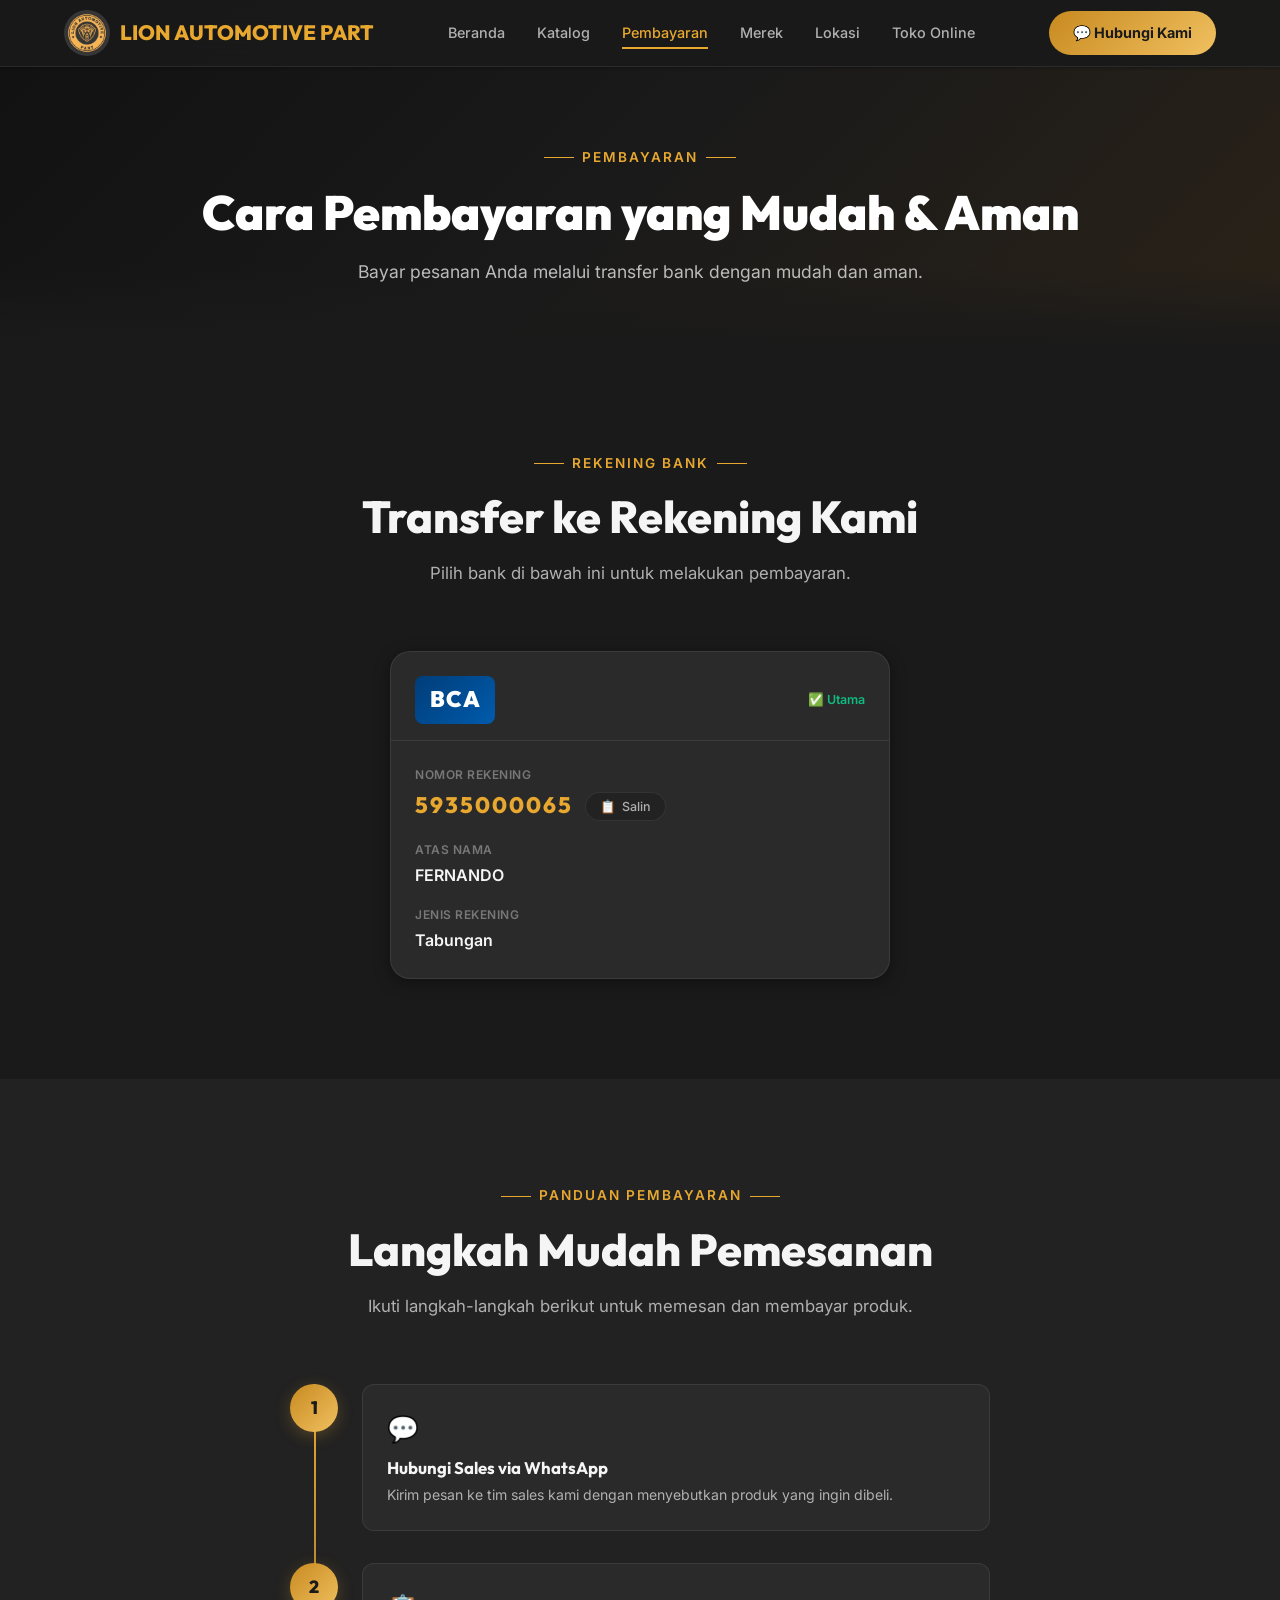
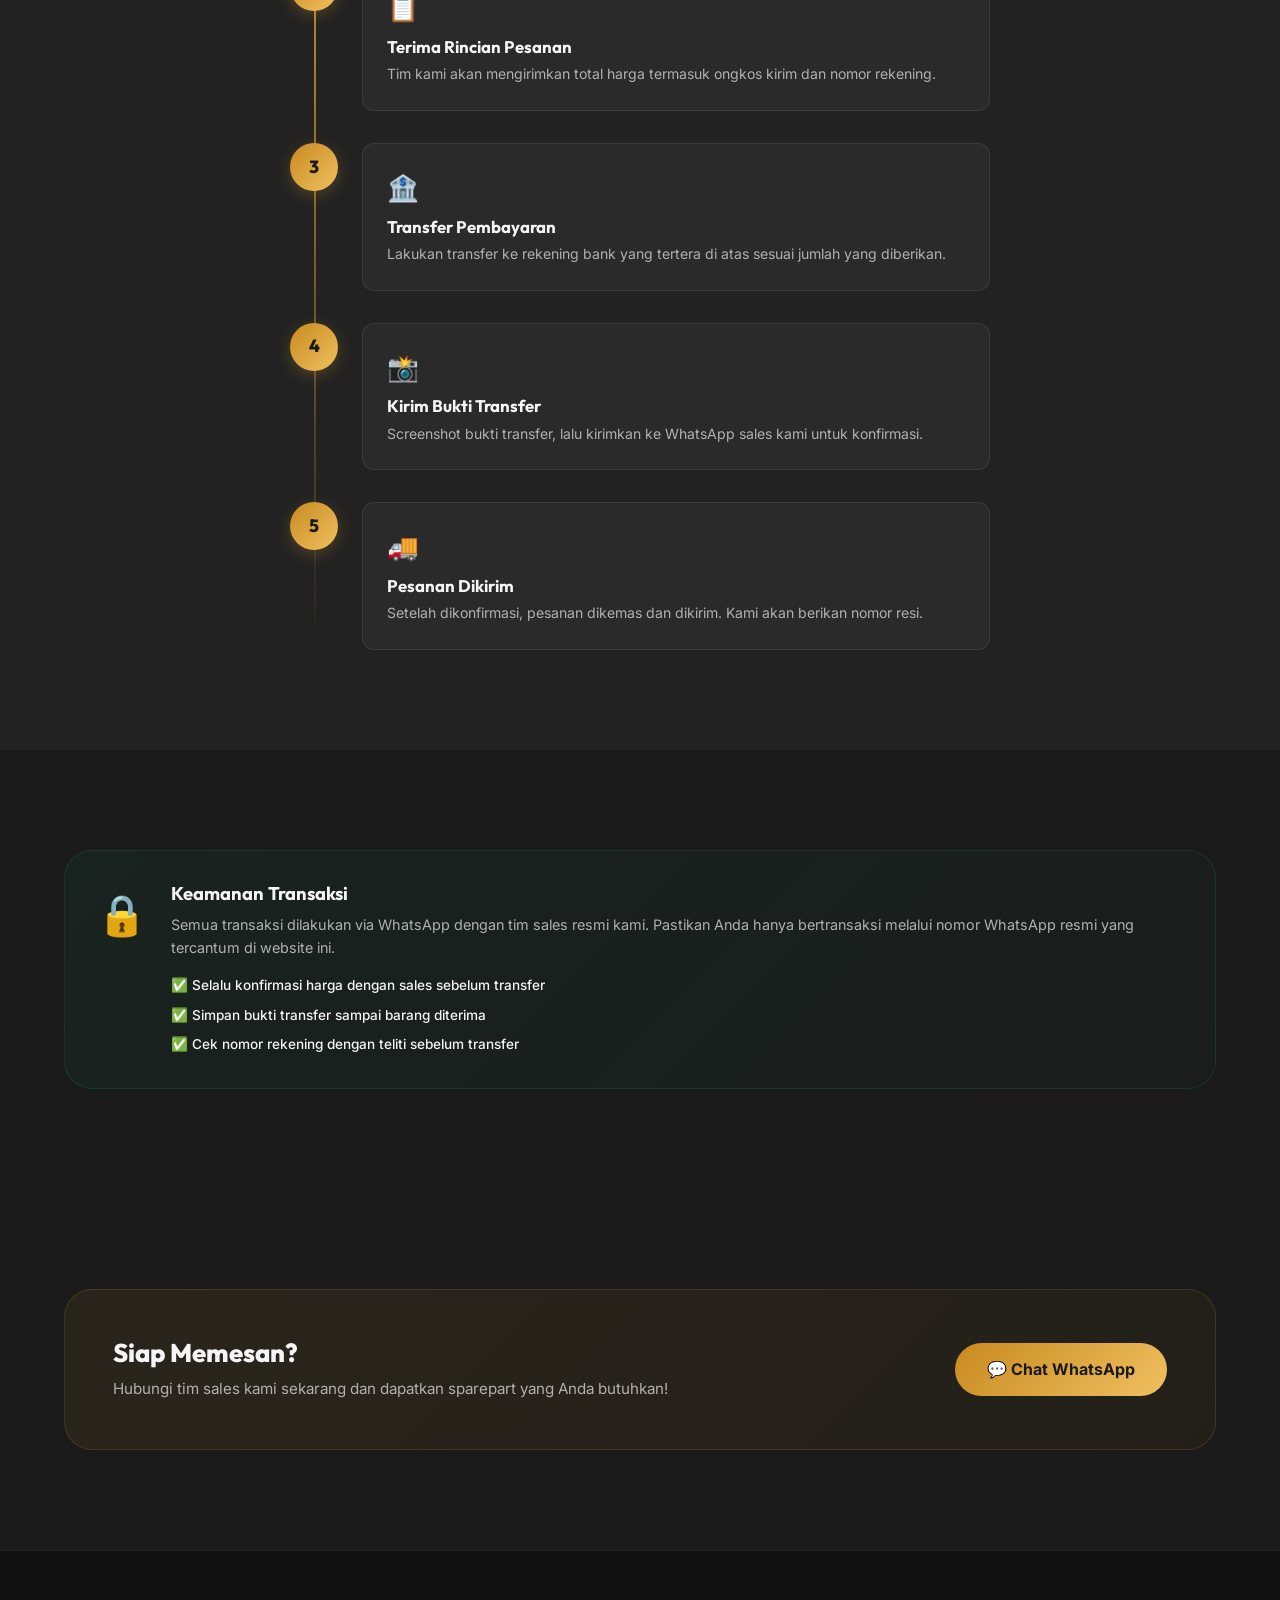
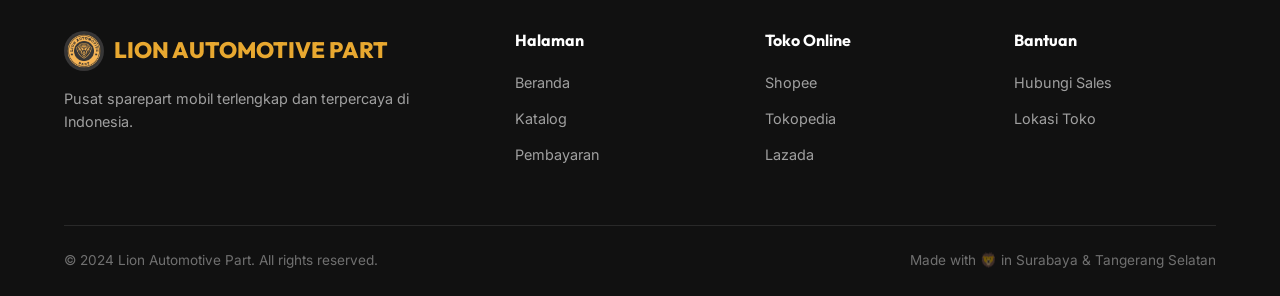
<file: pembayaran.html>
<!DOCTYPE html>
<html lang="id">
<head>
  <meta charset="UTF-8">
  <meta name="viewport" content="width=device-width, initial-scale=1.0">
  <title>Cara Pembayaran — Lion Automotive Part</title>
  <meta name="description" content="Informasi pembayaran Lion Automotive Part via transfer bank BCA.">
  <link rel="stylesheet" href="styles.css">
  <link rel="icon" href="images/logo.png" type="image/png">
</head>
<body>
  <nav class="navbar scrolled" id="navbar">
    <div class="container">
      <a href="index.html" class="nav-logo">
        <img src="images/logo.png" alt="Lion Automotive Part Logo"><span>LION AUTOMOTIVE PART</span>
      </a>
      <div class="nav-links">
        <a href="index.html">Beranda</a>
        <a href="katalog.html">Katalog</a>
        <a href="pembayaran.html" class="active">Pembayaran</a>
        <a href="index.html#brands">Merek</a>
        <a href="index.html#locations">Lokasi</a>
        <a href="index.html#shops">Toko Online</a>
      </div>
      <a href="index.html#team" class="nav-cta">💬 Hubungi Kami</a>
      <button class="mobile-toggle" aria-label="Open menu">☰</button>
    </div>
  </nav>
  <div class="overlay"></div>
  <div class="mobile-menu">
    <button class="close-menu" aria-label="Close menu">✕</button>
    <a href="index.html">Beranda</a>
    <a href="katalog.html">Katalog Produk</a>
    <a href="pembayaran.html">Pembayaran</a>
    <a href="index.html#brands">Merek</a>
    <a href="index.html#locations">Lokasi</a>
    <a href="index.html#shops">Toko Online</a>
    <a href="index.html#team" style="color: var(--accent-gold);">💬 Hubungi Kami</a>
  </div>

  <section class="catalog-hero">
    <div class="container">
      <div class="catalog-hero-content">
        <div class="section-label">Pembayaran</div>
        <h1>Cara Pembayaran yang <span class="highlight">Mudah & Aman</span></h1>
        <p>Bayar pesanan Anda melalui transfer bank dengan mudah dan aman.</p>
      </div>
    </div>
  </section>

  <section class="section" id="bank-accounts">
    <div class="container">
      <div class="section-header fade-up">
        <div class="section-label">Rekening Bank</div>
        <h2>Transfer ke Rekening Kami</h2>
        <p>Pilih bank di bawah ini untuk melakukan pembayaran.</p>
      </div>
      <div class="bank-grid">
        <div class="bank-card fade-up">
          <div class="bank-card-header">
            <div class="bank-logo-wrapper bca"><span class="bank-logo-text">BCA</span></div>
            <span class="bank-badge">✅ Utama</span>
          </div>
          <div class="bank-card-body">
            <div class="bank-info-row">
              <span class="bank-info-label">Nomor Rekening</span>
              <div class="bank-account-number">
                <span class="account-number" id="bca-number">5935000065</span>
                <button class="copy-btn" onclick="copyToClipboard('5935000065', this)" title="Salin nomor rekening">
                  <span class="copy-icon">📋</span><span class="copy-text">Salin</span>
                </button>
              </div>
            </div>
            <div class="bank-info-row">
              <span class="bank-info-label">Atas Nama</span>
              <span class="bank-info-value">FERNANDO</span>
            </div>
            <div class="bank-info-row">
              <span class="bank-info-label">Jenis Rekening</span>
              <span class="bank-info-value">Tabungan</span>
            </div>
          </div>
        </div>
      </div>
    </div>
  </section>

  <section class="section payment-steps-section" id="payment-steps">
    <div class="container">
      <div class="section-header fade-up">
        <div class="section-label">Panduan Pembayaran</div>
        <h2>Langkah Mudah Pemesanan</h2>
        <p>Ikuti langkah-langkah berikut untuk memesan dan membayar produk.</p>
      </div>
      <div class="payment-timeline">
        <div class="timeline-item fade-up">
          <div class="timeline-number">1</div>
          <div class="timeline-content">
            <div class="timeline-icon">💬</div>
            <h3>Hubungi Sales via WhatsApp</h3>
            <p>Kirim pesan ke tim sales kami dengan menyebutkan produk yang ingin dibeli.</p>
          </div>
        </div>
        <div class="timeline-item fade-up">
          <div class="timeline-number">2</div>
          <div class="timeline-content">
            <div class="timeline-icon">📋</div>
            <h3>Terima Rincian Pesanan</h3>
            <p>Tim kami akan mengirimkan total harga termasuk ongkos kirim dan nomor rekening.</p>
          </div>
        </div>
        <div class="timeline-item fade-up">
          <div class="timeline-number">3</div>
          <div class="timeline-content">
            <div class="timeline-icon">🏦</div>
            <h3>Transfer Pembayaran</h3>
            <p>Lakukan transfer ke rekening bank yang tertera di atas sesuai jumlah yang diberikan.</p>
          </div>
        </div>
        <div class="timeline-item fade-up">
          <div class="timeline-number">4</div>
          <div class="timeline-content">
            <div class="timeline-icon">📸</div>
            <h3>Kirim Bukti Transfer</h3>
            <p>Screenshot bukti transfer, lalu kirimkan ke WhatsApp sales kami untuk konfirmasi.</p>
          </div>
        </div>
        <div class="timeline-item fade-up">
          <div class="timeline-number">5</div>
          <div class="timeline-content">
            <div class="timeline-icon">🚚</div>
            <h3>Pesanan Dikirim</h3>
            <p>Setelah dikonfirmasi, pesanan dikemas dan dikirim. Kami akan berikan nomor resi.</p>
          </div>
        </div>
      </div>
    </div>
  </section>

  <section class="section">
    <div class="container">
      <div class="payment-notice fade-up">
        <div class="notice-icon">🔒</div>
        <div class="notice-content">
          <h3>Keamanan Transaksi</h3>
          <p>Semua transaksi dilakukan via WhatsApp dengan tim sales resmi kami. Pastikan Anda hanya bertransaksi melalui nomor WhatsApp resmi yang tercantum di website ini.</p>
          <div class="notice-tips">
            <div class="notice-tip">✅ Selalu konfirmasi harga dengan sales sebelum transfer</div>
            <div class="notice-tip">✅ Simpan bukti transfer sampai barang diterima</div>
            <div class="notice-tip">✅ Cek nomor rekening dengan teliti sebelum transfer</div>
          </div>
        </div>
      </div>
    </div>
  </section>

  <section class="section">
    <div class="container">
      <div class="catalog-cta-banner fade-up">
        <div class="cta-content">
          <h2>Siap Memesan?</h2>
          <p>Hubungi tim sales kami sekarang dan dapatkan sparepart yang Anda butuhkan!</p>
        </div>
        <a href="index.html#team" class="btn-primary">💬 Chat WhatsApp</a>
      </div>
    </div>
  </section>

  <footer class="footer" id="footer">
    <div class="container">
      <div class="footer-grid">
        <div class="footer-brand">
          <div class="footer-logo"><img src="images/logo.png" alt="Lion Automotive Part"> <span>LION AUTOMOTIVE PART</span></div>
          <p>Pusat sparepart mobil terlengkap dan terpercaya di Indonesia.</p>
        </div>
        <div class="footer-col"><h4>Halaman</h4><ul><li><a href="index.html">Beranda</a></li><li><a href="katalog.html">Katalog</a></li><li><a href="pembayaran.html">Pembayaran</a></li></ul></div>
        <div class="footer-col"><h4>Toko Online</h4><ul><li><a href="https://shopee.co.id/lionautomotivepart_" target="_blank">Shopee</a></li><li><a href="https://www.tokopedia.com/lionautomotivepart" target="_blank">Tokopedia</a></li><li><a href="https://www.lazada.co.id/shop/lion-automotiveparts/" target="_blank">Lazada</a></li></ul></div>
        <div class="footer-col"><h4>Bantuan</h4><ul><li><a href="index.html#team">Hubungi Sales</a></li><li><a href="index.html#locations">Lokasi Toko</a></li></ul></div>
      </div>
      <div class="footer-bottom"><p>&copy; 2024 Lion Automotive Part. All rights reserved.</p><p>Made with 🦁 in Surabaya & Tangerang Selatan</p></div>
    </div>
  </footer>
  <script>
    const mobileToggle=document.querySelector('.mobile-toggle'),mobileMenu=document.querySelector('.mobile-menu'),overlay=document.querySelector('.overlay'),closeMenu=document.querySelector('.close-menu');
    function openMenu(){mobileMenu.classList.add('active');overlay.classList.add('active');document.body.style.overflow='hidden'}
    function closeMenuFn(){mobileMenu.classList.remove('active');overlay.classList.remove('active');document.body.style.overflow=''}
    mobileToggle.addEventListener('click',openMenu);closeMenu.addEventListener('click',closeMenuFn);overlay.addEventListener('click',closeMenuFn);
    document.querySelectorAll('.mobile-menu a').forEach(a=>a.addEventListener('click',closeMenuFn));
    const fadeEls=document.querySelectorAll('.fade-up');
    const obs=new IntersectionObserver(e=>{e.forEach((en,i)=>{if(en.isIntersecting){setTimeout(()=>en.target.classList.add('visible'),i*100);obs.unobserve(en.target)}})},{threshold:0.1,rootMargin:'0px 0px -50px 0px'});
    fadeEls.forEach(el=>obs.observe(el));
    function copyToClipboard(text,btn){navigator.clipboard.writeText(text).then(()=>{const ct=btn.querySelector('.copy-text'),ci=btn.querySelector('.copy-icon');ct.textContent='Tersalin!';ci.textContent='✅';btn.classList.add('copied');setTimeout(()=>{ct.textContent='Salin';ci.textContent='📋';btn.classList.remove('copied')},2000)})}
  </script>
</body>
</html>
</file>
<file: styles.css>
@import url('https://fonts.googleapis.com/css2?family=Inter:wght@300;400;500;600;700;800;900&family=Outfit:wght@400;500;600;700;800;900&display=swap');
:root {
  --bg-primary:#1a1a1a;--bg-secondary:#222222;--bg-card:#2a2a2a;--bg-card-hover:#333333;
  --accent-gold:#E8A830;--accent-gold-light:#F0C060;--accent-gold-dark:#C88A20;
  --accent-gold-glow:rgba(232,168,48,0.25);--accent-green:#10b981;
  --text-primary:#f5f5f5;--text-secondary:#b0b0b0;--text-muted:#777777;
  --border-color:rgba(255,255,255,0.08);--glass-bg:rgba(26,26,26,0.9);
  --glass-border:rgba(255,255,255,0.08);
  --shadow-sm:0 1px 3px rgba(0,0,0,0.3);--shadow-md:0 4px 16px rgba(0,0,0,0.4);
  --shadow-lg:0 20px 60px rgba(0,0,0,0.5);
  --gradient-gold:linear-gradient(135deg,#C88A20,#F0C060);
  --gradient-dark:linear-gradient(135deg,#2a2a2a,#3d3d3d);
  --gradient-hero:linear-gradient(135deg,#111 0%,#1a1a1a 50%,#2a2218 100%);
  --radius-sm:8px;--radius-md:12px;--radius-lg:20px;--radius-xl:28px;
  --transition:0.3s cubic-bezier(0.4,0,0.2,1);
}
*,*::before,*::after{margin:0;padding:0;box-sizing:border-box}
html{scroll-behavior:smooth;scroll-padding-top:80px}
body{font-family:'Inter',sans-serif;background:var(--bg-primary);color:var(--text-primary);line-height:1.6;overflow-x:hidden}
h1,h2,h3,h4,h5,h6{font-family:'Outfit',sans-serif;line-height:1.2}
a{text-decoration:none;color:inherit}img{max-width:100%;display:block}ul{list-style:none}
.container{max-width:1200px;margin:0 auto;padding:0 24px}

/* NAVBAR */
.navbar{position:fixed;top:0;left:0;right:0;z-index:1000;padding:16px 0;transition:var(--transition)}
.navbar.scrolled{background:var(--glass-bg);backdrop-filter:blur(20px);-webkit-backdrop-filter:blur(20px);border-bottom:1px solid var(--glass-border);padding:10px 0;box-shadow:var(--shadow-sm)}
.navbar .container{display:flex;align-items:center;justify-content:space-between}
.nav-logo{display:flex;align-items:center;gap:10px;font-family:'Outfit',sans-serif;font-weight:800;font-size:1.3rem}
.nav-logo img{width:46px;height:46px;border-radius:50%;object-fit:cover}
.nav-logo span{color:var(--accent-gold)}
.nav-links{display:flex;align-items:center;gap:32px}
.nav-links a{font-size:.9rem;font-weight:500;color:var(--text-secondary);position:relative;transition:var(--transition)}
.nav-links a:hover{color:var(--accent-gold)}
.nav-links a::after{content:'';position:absolute;bottom:-4px;left:0;width:0;height:2px;background:var(--accent-gold);transition:var(--transition)}
.nav-links a:hover::after{width:100%}
.nav-cta{background:var(--gradient-gold);color:#1a1a1a;padding:10px 24px;border-radius:50px;font-weight:700;font-size:.9rem;transition:var(--transition);border:none;cursor:pointer;display:inline-flex;align-items:center;gap:8px}
.nav-cta:hover{transform:translateY(-2px);box-shadow:0 8px 30px var(--accent-gold-glow)}
.mobile-toggle{display:none;background:none;border:none;color:var(--text-primary);font-size:1.5rem;cursor:pointer}

/* HERO */
.hero{min-height:100vh;display:flex;align-items:center;position:relative;overflow:hidden;padding:120px 0 80px;background:var(--gradient-hero)}
.hero-bg{position:absolute;inset:0;z-index:0}
.hero-bg img{width:100%;height:100%;object-fit:cover;opacity:.12}
.hero-bg::after{content:'';position:absolute;inset:0;background:linear-gradient(to bottom,rgba(17,17,17,0.6),rgba(42,34,24,0.4))}
.hero .container{position:relative;z-index:1;display:flex;align-items:center;gap:60px}
.hero-content{flex:1}
.hero-badge{display:inline-flex;align-items:center;gap:8px;background:rgba(232,168,48,0.1);border:1px solid rgba(232,168,48,0.3);padding:6px 16px;border-radius:50px;font-size:.85rem;color:var(--accent-gold);font-weight:500;margin-bottom:24px}
.hero-badge .pulse{width:8px;height:8px;background:var(--accent-gold);border-radius:50%;animation:pulse 2s infinite}
@keyframes pulse{0%,100%{opacity:1;transform:scale(1)}50%{opacity:.5;transform:scale(1.5)}}
.hero h1{font-size:clamp(2.5rem,5vw,4rem);font-weight:900;margin-bottom:20px;color:#fff}
.hero h1 .highlight{background:var(--gradient-gold);-webkit-background-clip:text;-webkit-text-fill-color:transparent;background-clip:text}
.hero p{font-size:1.15rem;color:rgba(255,255,255,.7);max-width:540px;margin-bottom:36px}
.hero-actions{display:flex;gap:16px;flex-wrap:wrap}
.btn-primary{background:var(--gradient-gold);color:#1a1a1a;padding:14px 32px;border-radius:50px;font-weight:700;font-size:1rem;border:none;cursor:pointer;display:inline-flex;align-items:center;gap:10px;transition:var(--transition)}
.btn-primary:hover{transform:translateY(-3px);box-shadow:0 12px 40px var(--accent-gold-glow)}
.btn-secondary{background:transparent;color:#fff;padding:14px 32px;border-radius:50px;font-weight:600;font-size:1rem;cursor:pointer;border:1px solid rgba(232,168,48,0.4);display:inline-flex;align-items:center;gap:10px;transition:var(--transition)}
.btn-secondary:hover{background:rgba(232,168,48,0.1);border-color:var(--accent-gold);transform:translateY(-3px)}
.hero-stats{display:flex;gap:40px;margin-top:48px}
.stat-item h3{font-size:2rem;font-weight:800;color:var(--accent-gold)}
.stat-item p{font-size:.85rem;color:rgba(255,255,255,.5);font-weight:500}
.hero-visual{flex:1;display:flex;justify-content:center}
.hero-image-wrapper{width:420px;height:420px;border-radius:50%;position:relative;background:radial-gradient(circle,rgba(232,168,48,0.2),transparent 70%)}
.hero-image-wrapper img{width:100%;height:100%;object-fit:cover;border-radius:50%;border:3px solid rgba(232,168,48,0.3)}
.floating-badge{position:absolute;background:rgba(42,42,42,0.9);backdrop-filter:blur(16px);border:1px solid rgba(232,168,48,0.2);border-radius:var(--radius-md);padding:12px 18px;display:flex;align-items:center;gap:10px;animation:float 3s ease-in-out infinite;box-shadow:var(--shadow-md)}
.floating-badge:nth-child(2){top:10%;right:-20px;animation-delay:0s}
.floating-badge:nth-child(3){bottom:15%;left:-30px;animation-delay:1s}
.floating-badge .badge-icon{width:36px;height:36px;border-radius:8px;display:flex;align-items:center;justify-content:center;font-size:1.1rem}
.floating-badge .badge-text h4{font-size:.85rem;font-weight:600;color:var(--text-primary)}
.floating-badge .badge-text p{font-size:.75rem;color:var(--text-muted)}
@keyframes float{0%,100%{transform:translateY(0)}50%{transform:translateY(-12px)}}

/* SECTIONS */
.section{padding:100px 0}
.section-header{text-align:center;margin-bottom:64px}
.section-label{display:inline-flex;align-items:center;gap:8px;font-size:.85rem;font-weight:600;color:var(--accent-gold);text-transform:uppercase;letter-spacing:2px;margin-bottom:16px}
.section-label::before,.section-label::after{content:'';width:30px;height:1px;background:var(--accent-gold)}
.section-header h2{font-size:clamp(2rem,4vw,2.8rem);font-weight:800;margin-bottom:16px;color:var(--text-primary)}
.section-header p{font-size:1.05rem;color:var(--text-secondary);max-width:600px;margin:0 auto}

/* ABOUT */
.about{background:var(--bg-secondary)}
.about-grid{display:grid;grid-template-columns:1fr 1fr;gap:60px;align-items:center}
.about-image{position:relative;border-radius:var(--radius-lg);overflow:hidden}
.about-image img{width:100%;height:400px;object-fit:cover;border-radius:var(--radius-lg)}
.about-image-overlay{position:absolute;bottom:20px;left:20px;right:20px;background:rgba(42,42,42,0.9);backdrop-filter:blur(16px);border:1px solid rgba(232,168,48,0.2);border-radius:var(--radius-md);padding:20px;display:flex;align-items:center;gap:16px}
.overlay-icon{width:50px;height:50px;background:var(--gradient-gold);border-radius:12px;display:flex;align-items:center;justify-content:center;font-size:1.4rem;flex-shrink:0;overflow:hidden}
.overlay-icon img{width:100%;height:100%;object-fit:cover;border-radius:12px}
.overlay-text h4{font-size:1rem;font-weight:700;color:var(--accent-gold)}
.overlay-text p{font-size:.85rem;color:var(--text-secondary)}
.about-content h2{font-size:2.2rem;font-weight:800;margin-bottom:20px}
.about-content>p{color:var(--text-secondary);margin-bottom:16px;font-size:1rem}
.about-features{display:grid;grid-template-columns:1fr 1fr;gap:16px;margin-top:32px}
.about-feature{display:flex;align-items:flex-start;gap:12px;padding:16px;background:var(--bg-primary);border-radius:var(--radius-md);transition:var(--transition);border:1px solid var(--border-color)}
.about-feature:hover{background:var(--bg-card-hover);transform:translateY(-2px);box-shadow:var(--shadow-md);border-color:var(--accent-gold)}
.about-feature .feat-icon{font-size:1.3rem;flex-shrink:0;margin-top:2px}
.about-feature h4{font-size:.9rem;font-weight:600;margin-bottom:4px;color:var(--text-primary)}
.about-feature p{font-size:.8rem;color:var(--text-muted)}

/* PRODUCTS */
.products-grid{display:grid;grid-template-columns:repeat(2,1fr);gap:24px}
.product-card{background:var(--bg-card);border-radius:var(--radius-lg);overflow:hidden;border:1px solid var(--border-color);transition:var(--transition);position:relative;box-shadow:var(--shadow-sm)}
.product-card:hover{transform:translateY(-6px);border-color:rgba(232,168,48,0.3);box-shadow:var(--shadow-lg)}
.product-card-image{height:220px;overflow:hidden;position:relative}
.product-card-image img{width:100%;height:100%;object-fit:cover;transition:transform .5s ease}
.product-card:hover .product-card-image img{transform:scale(1.08)}
.product-card-tag{position:absolute;top:16px;left:16px;background:var(--gradient-gold);padding:4px 14px;border-radius:50px;font-size:.75rem;font-weight:700;color:#1a1a1a}
.product-card-body{padding:24px}
.product-card-body h3{font-size:1.3rem;font-weight:700;margin-bottom:10px}
.product-card-body p{color:var(--text-secondary);font-size:.9rem;margin-bottom:16px}
.product-card-body .product-tags{display:flex;flex-wrap:wrap;gap:8px}
.product-tag{background:rgba(232,168,48,0.1);border:1px solid rgba(232,168,48,0.25);padding:4px 12px;border-radius:50px;font-size:.75rem;color:var(--accent-gold);font-weight:500}

/* BRANDS */
.brands{background:var(--bg-secondary)}
.brands-carousel{overflow:hidden;position:relative;padding:20px 0}
.brands-track{display:flex;gap:48px;animation:scroll 25s linear infinite;width:max-content}
.brand-item{display:flex;flex-direction:column;align-items:center;justify-content:center;gap:12px;min-width:140px;padding:24px;background:var(--bg-card);border-radius:var(--radius-md);border:1px solid var(--border-color);transition:var(--transition);box-shadow:var(--shadow-sm)}
.brand-item:hover{border-color:var(--accent-gold);transform:scale(1.05);box-shadow:var(--shadow-md)}
.brand-item .brand-logo{font-size:2rem}
.brand-item .brand-logo img{width:48px;height:48px;object-fit:contain}
.brand-item .brand-name{font-size:.9rem;font-weight:600;color:var(--text-secondary)}
@keyframes scroll{0%{transform:translateX(0)}100%{transform:translateX(-50%)}}

/* LOCATIONS */
.locations-grid{display:grid;grid-template-columns:repeat(2,1fr);gap:24px}
.location-card{background:var(--bg-card);border-radius:var(--radius-lg);padding:32px;border:1px solid var(--border-color);transition:var(--transition);box-shadow:var(--shadow-sm);position:relative;overflow:hidden}
.location-card:hover{transform:translateY(-4px);border-color:rgba(232,168,48,0.3);box-shadow:var(--shadow-lg)}
.location-card::before{content:'';position:absolute;top:0;left:0;right:0;height:3px;background:var(--gradient-gold);opacity:0;transition:var(--transition)}
.location-card:hover::before{opacity:1}
.location-card .loc-badge{display:inline-flex;align-items:center;gap:6px;background:rgba(232,168,48,0.1);border:1px solid rgba(232,168,48,0.25);padding:4px 12px;border-radius:50px;font-size:.75rem;font-weight:600;color:var(--accent-gold);margin-bottom:16px}
.location-card h3{font-size:1.3rem;font-weight:700;margin-bottom:8px}
.location-card .loc-address{color:var(--text-secondary);font-size:.9rem;margin-bottom:16px;line-height:1.6}
.location-card .loc-details{display:flex;flex-direction:column;gap:8px}
.location-card .loc-detail{display:flex;align-items:center;gap:10px;font-size:.85rem;color:var(--text-muted)}
.location-card .loc-detail span:first-child{font-size:1.1rem}

/* TEAM */
.team-grid{display:grid;grid-template-columns:repeat(3,1fr);gap:24px}
.team-card{background:var(--bg-card);border-radius:var(--radius-lg);padding:32px;text-align:center;border:1px solid var(--border-color);transition:var(--transition);box-shadow:var(--shadow-sm)}
.team-card:hover{transform:translateY(-6px);border-color:rgba(232,168,48,0.3);box-shadow:var(--shadow-lg)}
.team-avatar{width:80px;height:80px;border-radius:50%;margin:0 auto 16px;display:flex;align-items:center;justify-content:center;font-size:2rem;background:var(--gradient-gold)}
.team-card h3{font-size:1.15rem;font-weight:700;margin-bottom:4px}
.team-card .team-role{font-size:.85rem;color:var(--accent-gold);margin-bottom:16px}
.team-card .team-specialty{font-size:.8rem;color:var(--text-secondary);margin-bottom:20px}
.wa-btn{display:inline-flex;align-items:center;gap:8px;background:#25D366;color:#fff;padding:10px 24px;border-radius:50px;font-weight:600;font-size:.9rem;transition:var(--transition);border:none;cursor:pointer}
.wa-btn:hover{background:#20bd5a;transform:translateY(-2px);box-shadow:0 8px 30px rgba(37,211,102,0.4)}

/* SHOPS */
.shops{background:var(--bg-secondary)}
.shops-grid{display:grid;grid-template-columns:repeat(4,1fr);gap:24px}
.shop-card{background:var(--bg-card);border-radius:var(--radius-lg);padding:32px;text-align:center;border:1px solid var(--border-color);transition:var(--transition);cursor:pointer;box-shadow:var(--shadow-sm)}
.shop-card:hover{transform:translateY(-6px);border-color:rgba(232,168,48,0.3);box-shadow:var(--shadow-lg)}
.shop-icon{width:64px;height:64px;border-radius:16px;margin:0 auto 16px;display:flex;align-items:center;justify-content:center;font-size:1.8rem}
.shop-icon img{width:100%;height:100%;object-fit:contain;border-radius:12px}
.shop-card h3{font-size:1.1rem;font-weight:700;margin-bottom:6px}
.shop-location{display:inline-block;font-size:.75rem;font-weight:600;color:var(--accent-gold);background:rgba(232,168,48,0.1);border:1px solid rgba(232,168,48,0.25);padding:2px 10px;border-radius:50px;margin-bottom:10px}
.shop-card p{font-size:.82rem;color:var(--text-secondary);margin-bottom:16px}
.shop-link{display:inline-flex;align-items:center;gap:6px;color:var(--accent-gold);font-size:.85rem;font-weight:600;transition:var(--transition)}
.shop-link:hover{gap:10px}

/* SHIPPING */
.shipping-banner{background:linear-gradient(135deg,rgba(232,168,48,0.08),rgba(200,138,32,0.05));border:1px solid rgba(232,168,48,0.15);border-radius:var(--radius-xl);padding:60px;display:flex;align-items:center;gap:48px}
.shipping-content{flex:1}
.shipping-content h2{font-size:2rem;font-weight:800;margin-bottom:16px}
.shipping-content p{color:var(--text-secondary);margin-bottom:24px}
.shipping-features{display:flex;gap:32px;flex-wrap:wrap}
.shipping-feat{display:flex;align-items:center;gap:10px}
.shipping-feat .feat-dot{width:10px;height:10px;border-radius:50%;background:var(--accent-gold)}
.shipping-feat span{font-size:.9rem;font-weight:500}
.shipping-map{flex:0 0 280px;text-align:center}
.shipping-map .map-emoji{font-size:6rem}
.shipping-map p{font-size:1rem;font-weight:600;color:var(--accent-gold);margin-top:12px}

/* WHY US */
.why-us{background:var(--bg-secondary)}
.why-grid{display:grid;grid-template-columns:repeat(3,1fr);gap:24px}
.why-card{background:var(--bg-card);border-radius:var(--radius-lg);padding:32px;border:1px solid var(--border-color);transition:var(--transition);position:relative;overflow:hidden;box-shadow:var(--shadow-sm)}
.why-card:hover{transform:translateY(-4px);border-color:rgba(232,168,48,0.3);box-shadow:var(--shadow-md)}
.why-card::before{content:'';position:absolute;top:0;left:0;right:0;height:3px;background:var(--gradient-gold);opacity:0;transition:var(--transition)}
.why-card:hover::before{opacity:1}
.why-icon{font-size:2rem;margin-bottom:16px}
.why-card h3{font-size:1.15rem;font-weight:700;margin-bottom:10px}
.why-card p{font-size:.9rem;color:var(--text-secondary)}

/* FOOTER */
.footer{background:#111;border-top:1px solid var(--border-color);padding:80px 0 0;color:#f1f5f9}
.footer-grid{display:grid;grid-template-columns:2fr 1fr 1fr 1fr;gap:48px;margin-bottom:48px}
.footer-brand .footer-logo{font-family:'Outfit',sans-serif;font-size:1.4rem;font-weight:800;margin-bottom:16px;display:flex;align-items:center;gap:10px}
.footer-brand .footer-logo img{width:40px;height:40px;border-radius:50%}
.footer-brand .footer-logo span{color:var(--accent-gold)}
.footer-brand p{color:rgba(255,255,255,.6);font-size:.9rem;margin-bottom:20px}
.footer-social{display:flex;gap:12px}
.footer-social a{width:40px;height:40px;border-radius:10px;background:rgba(255,255,255,.08);border:1px solid rgba(255,255,255,.12);display:flex;align-items:center;justify-content:center;transition:var(--transition);font-size:1.1rem;overflow:hidden}
.footer-social a img{width:100%;height:100%;object-fit:cover;border-radius:10px}
.footer-social a:hover{transform:translateY(-3px);box-shadow:0 6px 20px rgba(232,168,48,0.3);border-color:var(--accent-gold)}
.footer-col h4{font-size:1rem;font-weight:700;margin-bottom:20px;color:#fff}
.footer-col ul li{margin-bottom:10px}
.footer-col ul li a{color:rgba(255,255,255,.6);font-size:.9rem;transition:var(--transition)}
.footer-col ul li a:hover{color:var(--accent-gold-light);padding-left:4px}
.footer-bottom{border-top:1px solid rgba(255,255,255,.1);padding:24px 0;display:flex;justify-content:space-between;align-items:center;font-size:.85rem;color:rgba(255,255,255,.4)}

/* ANIMATIONS */
.fade-up{opacity:0;transform:translateY(30px);transition:opacity .6s ease,transform .6s ease}
.fade-up.visible{opacity:1;transform:translateY(0)}

/* NAV ACTIVE */
.nav-links a.active{color:var(--accent-gold)}
.nav-links a.active::after{width:100%}

/* CATALOG HERO */
.catalog-hero{padding:140px 0 60px;background:var(--gradient-hero);position:relative;overflow:hidden}
.catalog-hero::after{content:'';position:absolute;bottom:0;left:0;right:0;height:80px;background:linear-gradient(to bottom,transparent,var(--bg-primary))}
.catalog-hero-content{text-align:center;position:relative;z-index:1}
.catalog-hero h1{font-size:clamp(2rem,4vw,3rem);font-weight:900;margin-bottom:16px;color:#fff}
.catalog-hero p{font-size:1.1rem;color:rgba(255,255,255,.7);max-width:600px;margin:0 auto}

/* CATALOG FILTERS & LAYOUT */
.catalog-filters{padding:24px 0 0;position:sticky;top:60px;z-index:100;background:var(--bg-primary);border-bottom:1px solid var(--border-color)}
.search-box{position:relative;width:100%}
.search-box .search-icon{position:absolute;left:18px;top:50%;transform:translateY(-50%);font-size:1.15rem;pointer-events:none}
.search-box input{width:100%;padding:14px 48px;background:var(--bg-card);border:1px solid var(--border-color);border-radius:var(--radius-md);color:var(--text-primary);font-size:1rem;font-family:'Inter',sans-serif;transition:var(--transition);outline:none}
.search-box input:focus{border-color:var(--accent-gold);box-shadow:0 0 0 3px var(--accent-gold-glow)}
.search-box input::placeholder{color:var(--text-muted)}
.search-clear{position:absolute;right:12px;top:50%;transform:translateY(-50%);background:none;border:none;color:var(--text-muted);font-size:1.1rem;cursor:pointer;padding:4px 8px}

/* MAIN CATALOG SIDEBAR & CONTENT LAYOUT */
.catalog-grid-section{padding:32px 0 80px}
.catalog-layout-wrapper{display:grid;grid-template-columns:260px 1fr;gap:32px;align-items:start}
.catalog-sidebar{background:var(--bg-card);border:1px solid var(--border-color);border-radius:var(--radius-lg);padding:24px;position:sticky;top:130px;display:flex;flex-direction:column;gap:20px;box-shadow:var(--shadow-md)}
.sidebar-header h3{font-size:1.05rem;font-weight:700;color:var(--text-primary);border-bottom:1px solid var(--border-color);padding-bottom:12px;margin:0}
.filter-group{display:flex;flex-direction:column;gap:8px}
.filter-label{font-size:.75rem;font-weight:600;color:var(--text-muted);text-transform:uppercase;letter-spacing:1px}
.filter-chips{display:flex;flex-wrap:wrap;gap:8px}
.filter-chips.vertical-chips{display:flex;flex-wrap:wrap;gap:6px;max-height:220px;overflow-y:auto;padding-right:4px}
.filter-chips.vertical-chips::-webkit-scrollbar{width:4px}
.filter-chips.vertical-chips::-webkit-scrollbar-thumb{background:var(--border-color);border-radius:4px}
.filter-chip{padding:6px 14px;border-radius:50px;border:1px solid var(--border-color);background:var(--bg-secondary);color:var(--text-secondary);font-size:.8rem;font-weight:500;cursor:pointer;transition:var(--transition);font-family:'Inter',sans-serif;white-space:nowrap}
.filter-chip:hover{border-color:var(--accent-gold);color:var(--accent-gold)}
.filter-chip.active{background:var(--gradient-gold);color:#1a1a1a;border-color:transparent;font-weight:700}
.sort-select{padding:10px 14px;border-radius:var(--radius-md);border:1px solid var(--border-color);background:var(--bg-secondary);color:var(--text-primary);font-size:.85rem;font-family:'Inter',sans-serif;cursor:pointer;outline:none;width:100%}
.sort-select:focus{border-color:var(--accent-gold)}
.sort-select option{background:var(--bg-card);color:var(--text-primary)}
.active-filters{display:flex;align-items:center;gap:8px;flex-wrap:wrap;padding-top:8px;border-top:1px dashed var(--border-color)}
.active-filters-label{font-size:.78rem;color:var(--text-muted);font-weight:500}
.filter-tag{display:inline-flex;align-items:center;gap:6px;padding:4px 10px;background:rgba(232,168,48,0.1);border:1px solid rgba(232,168,48,0.25);border-radius:50px;font-size:.75rem;color:var(--accent-gold);font-weight:500}
.filter-tag button{background:none;border:none;color:var(--accent-gold);cursor:pointer;font-size:.8rem;padding:0 2px}
.clear-all-filters{background:none;border:none;color:var(--text-muted);font-size:.78rem;cursor:pointer;font-family:'Inter',sans-serif;text-decoration:underline}
.clear-all-filters:hover{color:var(--accent-gold)}

/* CATALOG MAIN CONTENT */
.catalog-content{min-width:0}
.catalog-results-bar{margin-bottom:20px}
.catalog-results-bar span{font-size:.88rem;color:var(--text-secondary);font-weight:600}

/* CATALOG GRID & PRODUCT CARD FULL IMAGE FIX */
.catalog-grid{display:grid;grid-template-columns:repeat(3,1fr);gap:20px}
.catalog-card{background:var(--bg-card);border-radius:var(--radius-lg);overflow:hidden;border:1px solid var(--border-color);transition:var(--transition);box-shadow:var(--shadow-sm);display:flex;flex-direction:column}
.catalog-card:hover{transform:translateY(-4px);border-color:rgba(232,168,48,0.3);box-shadow:var(--shadow-lg)}

/* PRODUCT IMAGE FITS PERFECTLY IN 1:1 ASPECT RATIO (NO WHITE BARS) */
.catalog-card-image{width:100%;aspect-ratio:1 / 1;overflow:hidden;position:relative;background:var(--bg-secondary)}
.catalog-card-image img{width:100%;height:100%;object-fit:cover;transition:transform .4s ease}
.catalog-card:hover .catalog-card-image img{transform:scale(1.05)}

.catalog-badge{position:absolute;top:10px;left:10px;background:var(--gradient-gold);padding:4px 12px;border-radius:50px;font-size:.7rem;font-weight:700;color:#1a1a1a;z-index:2;box-shadow:0 2px 8px rgba(0,0,0,0.3)}
.catalog-discount{position:absolute;top:10px;right:10px;background:#ef4444;padding:4px 10px;border-radius:50px;font-size:.7rem;font-weight:700;color:#fff;z-index:2;box-shadow:0 2px 8px rgba(0,0,0,0.3)}
.catalog-card-body{padding:16px;display:flex;flex-direction:column;flex:1}
.catalog-card-meta{display:flex;gap:6px;margin-bottom:8px;flex-wrap:wrap;align-items:center}
.catalog-card-category{font-size:.7rem;font-weight:600;color:var(--accent-gold);background:rgba(232,168,48,0.1);padding:2px 8px;border-radius:50px}
.catalog-card-brand{font-size:.7rem;font-weight:600;color:var(--text-muted);background:var(--bg-secondary);padding:2px 8px;border-radius:50px}
.catalog-part-no{font-size:.68rem;font-weight:600;color:rgba(255,255,255,0.7);background:rgba(255,255,255,0.06);padding:2px 8px;border-radius:50px;font-family:monospace}
.catalog-card-title{font-size:.92rem;font-weight:700;margin-bottom:6px;line-height:1.3;display:-webkit-box;-webkit-line-clamp:2;-webkit-box-orient:vertical;overflow:hidden;cursor:pointer;transition:var(--transition)}
.catalog-card-title:hover{color:var(--accent-gold)}
.catalog-card-desc{font-size:.78rem;color:var(--text-secondary);margin-bottom:8px;line-height:1.5;display:-webkit-box;-webkit-line-clamp:2;-webkit-box-orient:vertical;overflow:hidden}
.catalog-card-stats{display:flex;gap:12px;font-size:.72rem;margin-bottom:8px;color:var(--text-secondary)}
.catalog-rating{color:#F59E0B;font-weight:600}
.catalog-sold{color:var(--accent-gold-light)}
.catalog-card-pricing{display:flex;align-items:baseline;gap:8px;margin-bottom:6px;margin-top:auto}
.catalog-price{font-size:1.1rem;font-weight:800;color:var(--accent-gold);font-family:'Outfit',sans-serif}
.catalog-original-price{font-size:.8rem;color:var(--text-muted);text-decoration:line-through}
.catalog-card-stock{font-size:.75rem;color:var(--accent-green);margin-bottom:12px;display:flex;align-items:center;gap:6px}
.stock-dot{width:6px;height:6px;border-radius:50%;background:var(--accent-green);display:inline-block}
.catalog-card-actions{display:flex;gap:6px}
.catalog-btn-detail{padding:7px 12px;border-radius:50px;background:var(--bg-secondary);color:var(--text-primary);border:1px solid var(--border-color);font-size:.75rem;font-weight:600;cursor:pointer;transition:var(--transition)}
.catalog-btn-detail:hover{border-color:var(--accent-gold);color:var(--accent-gold)}
.catalog-btn-shopee{flex:1;text-align:center;padding:7px 10px;border-radius:50px;background:linear-gradient(135deg,#EE4D2D,#FF6838);color:#fff;font-size:.75rem;font-weight:600;border:none;cursor:pointer;transition:var(--transition);text-decoration:none;display:inline-flex;align-items:center;justify-content:center}
.catalog-btn-shopee:hover{transform:translateY(-1px);box-shadow:0 4px 16px rgba(238,77,45,0.4)}
.catalog-btn-wa{padding:7px 10px;border-radius:50px;background:#25D366;color:#fff;font-size:.75rem;font-weight:600;border:none;cursor:pointer;transition:var(--transition)}
.catalog-btn-wa:hover{transform:translateY(-1px);box-shadow:0 4px 16px rgba(37,211,102,0.4)}

/* CATALOG EMPTY */
.catalog-empty{display:flex;flex-direction:column;align-items:center;justify-content:center;padding:80px 20px;text-align:center}
.catalog-empty .empty-icon{font-size:4rem;margin-bottom:16px;opacity:.5}
.catalog-empty h3{font-size:1.3rem;font-weight:700;margin-bottom:8px}
.catalog-empty p{color:var(--text-secondary);margin-bottom:24px}

/* PAGINATION */
.catalog-pagination{display:flex;justify-content:center;gap:6px;margin-top:40px;flex-wrap:wrap}
.page-btn{padding:8px 16px;border-radius:var(--radius-sm);border:1px solid var(--border-color);background:var(--bg-card);color:var(--text-secondary);font-size:.85rem;font-weight:500;cursor:pointer;transition:var(--transition);font-family:'Inter',sans-serif}
.page-btn:hover:not(.disabled){border-color:var(--accent-gold);color:var(--accent-gold)}
.page-btn.active{background:var(--gradient-gold);color:#1a1a1a;border-color:transparent;font-weight:700}
.page-btn.disabled{opacity:.3;cursor:not-allowed}
.page-dots{padding:8px 4px;color:var(--text-muted);font-size:.85rem}

/* CTA BANNER */
.catalog-cta-banner{background:linear-gradient(135deg,rgba(232,168,48,0.08),rgba(200,138,32,0.05));border:1px solid rgba(232,168,48,0.15);border-radius:var(--radius-xl);padding:48px;display:flex;align-items:center;justify-content:space-between;gap:24px;flex-wrap:wrap}
.cta-content h2{font-size:1.6rem;font-weight:800;margin-bottom:8px}
.cta-content p{color:var(--text-secondary);font-size:.95rem}

/* BANK CARDS */
.bank-grid{display:grid;grid-template-columns:repeat(auto-fit,minmax(360px,1fr));gap:24px;max-width:500px;margin:0 auto}
.bank-card{background:var(--bg-card);border-radius:var(--radius-lg);overflow:hidden;border:1px solid var(--border-color);transition:var(--transition);box-shadow:var(--shadow-md)}
.bank-card:hover{transform:translateY(-4px);border-color:rgba(232,168,48,0.3);box-shadow:var(--shadow-lg)}
.bank-card-header{display:flex;align-items:center;justify-content:space-between;padding:24px 24px 16px;border-bottom:1px solid var(--border-color)}
.bank-logo-wrapper{width:80px;height:48px;border-radius:var(--radius-sm);display:flex;align-items:center;justify-content:center;overflow:hidden}
.bank-logo-wrapper.bca{background:linear-gradient(135deg,#003D79,#005BAC)}
.bank-logo-text{font-family:'Outfit',sans-serif;font-size:1.4rem;font-weight:900;color:#fff;letter-spacing:1px}
.bank-badge{font-size:.78rem;font-weight:600;color:var(--accent-green)}
.bank-card-body{padding:24px}
.bank-info-row{display:flex;flex-direction:column;gap:4px;margin-bottom:16px}
.bank-info-row:last-child{margin-bottom:0}
.bank-info-label{font-size:.75rem;font-weight:600;color:var(--text-muted);text-transform:uppercase;letter-spacing:.5px}
.bank-info-value{font-size:1rem;font-weight:600;color:var(--text-primary)}
.bank-account-number{display:flex;align-items:center;gap:12px}
.account-number{font-size:1.4rem;font-weight:800;font-family:'Outfit',sans-serif;color:var(--accent-gold);letter-spacing:2px}
.copy-btn{display:inline-flex;align-items:center;gap:6px;padding:6px 14px;border-radius:50px;border:1px solid var(--border-color);background:var(--bg-secondary);color:var(--text-secondary);font-size:.78rem;font-weight:500;cursor:pointer;transition:var(--transition);font-family:'Inter',sans-serif}
.copy-btn:hover{border-color:var(--accent-gold);color:var(--accent-gold)}
.copy-btn.copied{border-color:var(--accent-green);color:var(--accent-green);background:rgba(16,185,129,0.1)}

/* PAYMENT TIMELINE */
.payment-steps-section{background:var(--bg-secondary)}
.payment-timeline{max-width:700px;margin:0 auto;position:relative}
.payment-timeline::before{content:'';position:absolute;left:24px;top:0;bottom:0;width:2px;background:linear-gradient(to bottom,var(--accent-gold),transparent)}
.timeline-item{display:flex;gap:24px;margin-bottom:32px;position:relative}
.timeline-item:last-child{margin-bottom:0}
.timeline-number{width:48px;height:48px;border-radius:50%;background:var(--gradient-gold);color:#1a1a1a;display:flex;align-items:center;justify-content:center;font-family:'Outfit',sans-serif;font-size:1.1rem;font-weight:800;flex-shrink:0;z-index:1;box-shadow:0 4px 16px var(--accent-gold-glow)}
.timeline-content{flex:1;background:var(--bg-card);border-radius:var(--radius-md);padding:24px;border:1px solid var(--border-color);transition:var(--transition)}
.timeline-content:hover{border-color:rgba(232,168,48,0.3);box-shadow:var(--shadow-md)}
.timeline-icon{font-size:1.6rem;margin-bottom:8px}
.timeline-content h3{font-size:1.05rem;font-weight:700;margin-bottom:6px}
.timeline-content p{font-size:.88rem;color:var(--text-secondary);line-height:1.6}

/* PAYMENT NOTICE */
.payment-notice{display:flex;gap:24px;padding:32px;background:linear-gradient(135deg,rgba(16,185,129,0.06),rgba(16,185,129,0.02));border:1px solid rgba(16,185,129,0.15);border-radius:var(--radius-xl)}
.notice-icon{font-size:2.5rem;flex-shrink:0}
.notice-content h3{font-size:1.15rem;font-weight:700;margin-bottom:8px}
.notice-content>p{font-size:.9rem;color:var(--text-secondary);margin-bottom:16px;line-height:1.6}
.notice-tips{display:flex;flex-direction:column;gap:8px}
.notice-tip{font-size:.85rem;color:var(--text-primary);font-weight:500}

/* MOBILE MENU */
.mobile-menu{display:none;position:fixed;top:0;right:-100%;width:280px;height:100vh;background:#1a1a1a;z-index:2000;padding:80px 32px 32px;transition:right .4s ease;border-left:1px solid var(--border-color)}
.mobile-menu.active{right:0}
.mobile-menu a{display:block;padding:14px 0;font-size:1.05rem;font-weight:500;color:var(--text-secondary);border-bottom:1px solid var(--border-color)}
.mobile-menu a:hover{color:var(--accent-gold)}
.mobile-menu .close-menu{position:absolute;top:20px;right:20px;background:none;border:none;color:var(--text-primary);font-size:1.5rem;cursor:pointer}
.overlay{display:none;position:fixed;inset:0;background:rgba(0,0,0,.6);z-index:1999}
.overlay.active{display:block}

/* RESPONSIVE */
@media(max-width:1024px){
  .hero .container{flex-direction:column;text-align:center}
  .hero p{margin:0 auto 36px}.hero-actions{justify-content:center}.hero-stats{justify-content:center}
  .hero-visual{display:none}.about-grid{grid-template-columns:1fr}
  .shops-grid{grid-template-columns:repeat(2,1fr)}.footer-grid{grid-template-columns:1fr 1fr}
  .locations-grid{grid-template-columns:1fr}
  .catalog-layout-wrapper{grid-template-columns:220px 1fr;gap:20px}
  .catalog-grid{grid-template-columns:repeat(2,1fr)}
}
@media(max-width:900px){
  .catalog-layout-wrapper{grid-template-columns:1fr}
  .catalog-sidebar{position:static;top:0}
  .filter-chips.vertical-chips{max-height:160px}
}
@media(max-width:768px){
  .nav-links{display:none}.mobile-toggle{display:block}.mobile-menu{display:block}
  .products-grid{grid-template-columns:1fr}.team-grid{grid-template-columns:1fr}
  .why-grid{grid-template-columns:1fr}
  .shipping-banner{flex-direction:column;padding:40px 24px;text-align:center}
  .shipping-features{justify-content:center}.shops-grid{grid-template-columns:1fr}
  .footer-grid{grid-template-columns:1fr}.footer-bottom{flex-direction:column;gap:8px;text-align:center}
  .about-features{grid-template-columns:1fr}.locations-grid{grid-template-columns:1fr}
  .catalog-grid{grid-template-columns:repeat(2,1fr)}
  .catalog-filters{position:static}
  .catalog-cta-banner{flex-direction:column;text-align:center;padding:32px 24px}
  .payment-notice{flex-direction:column;text-align:center}
  .bank-grid{grid-template-columns:1fr}
  .payment-timeline::before{left:23px}
  .account-number{font-size:1.1rem;letter-spacing:1px}
}
@media(max-width:540px){
  .catalog-grid{grid-template-columns:1fr}
  .catalog-hero h1{font-size:1.6rem}
  .filter-chips{gap:6px}
  .filter-chip{padding:5px 12px;font-size:.75rem}
  .bank-account-number{flex-direction:column;align-items:flex-start;gap:8px}
}

/* PRODUCT DETAIL MODAL */
.product-modal-overlay{position:fixed;inset:0;background:rgba(0,0,0,0.8);backdrop-filter:blur(10px);-webkit-backdrop-filter:blur(10px);z-index:2500;display:flex;align-items:center;justify-content:center;padding:24px;overflow-y:auto}
.product-modal-container{background:var(--bg-card);border:1px solid var(--border-color);border-radius:var(--radius-xl);max-width:900px;width:100%;max-height:90vh;overflow-y:auto;position:relative;box-shadow:var(--shadow-lg);animation:modalFadeIn 0.3s cubic-bezier(0.4,0,0.2,1)}
@keyframes modalFadeIn{from{opacity:0;transform:scale(0.95) translateY(10px)}to{opacity:1;transform:scale(1) translateY(0)}}
.modal-close-btn{position:absolute;top:18px;right:18px;width:36px;height:36px;border-radius:50%;background:rgba(255,255,255,0.08);border:1px solid var(--border-color);color:var(--text-primary);font-size:1.1rem;cursor:pointer;display:flex;align-items:center;justify-content:center;transition:var(--transition);z-index:10}
.modal-close-btn:hover{background:var(--accent-gold);color:#1a1a1a}
.modal-content-grid{display:grid;grid-template-columns:1fr 1.2fr;gap:32px;padding:32px}
.modal-image-col{display:flex;flex-direction:column;gap:16px}
.modal-image-wrapper{height:340px;border-radius:var(--radius-lg);overflow:hidden;position:relative;background:var(--bg-secondary);border:1px solid var(--border-color)}
.modal-image-wrapper img{width:100%;height:100%;object-fit:cover}
.modal-badge-tag{position:absolute;top:16px;left:16px;background:var(--gradient-gold);padding:4px 14px;border-radius:50px;font-size:.78rem;font-weight:700;color:#1a1a1a}
.modal-store-verify{display:flex;align-items:center;justify-content:center;gap:8px;padding:10px 16px;background:rgba(238,77,45,0.1);border:1px solid rgba(238,77,45,0.25);border-radius:var(--radius-md);color:#EE4D2D;font-size:.8rem;font-weight:600;text-align:center}
.modal-info-col{display:flex;flex-direction:column;gap:16px}
.modal-meta-chips{display:flex;gap:8px;flex-wrap:wrap;align-items:center}
.chip-cat{font-size:.75rem;font-weight:600;color:var(--accent-gold);background:rgba(232,168,48,0.12);padding:3px 12px;border-radius:50px;border:1px solid rgba(232,168,48,0.25)}
.chip-brand{font-size:.75rem;font-weight:600;color:var(--text-secondary);background:var(--bg-secondary);padding:3px 12px;border-radius:50px;border:1px solid var(--border-color)}
.chip-oem{font-size:.75rem;font-weight:600;color:#38bdf8;background:rgba(56,189,248,0.1);padding:3px 12px;border-radius:50px;border:1px solid rgba(56,189,248,0.25);font-family:monospace}
.modal-title{font-size:1.4rem;font-weight:800;color:#fff;line-height:1.3}
.modal-rating-row{display:flex;align-items:center;gap:10px;font-size:.85rem;color:var(--text-secondary);flex-wrap:wrap}
.modal-rating-star{color:#F59E0B;font-weight:700}
.modal-divider{color:var(--text-muted)}
.modal-sold-count{color:var(--accent-gold-light);font-weight:600}
.modal-stock-status{color:var(--accent-green);font-weight:600}
.modal-price-box{display:flex;align-items:center;gap:12px;padding:16px;background:var(--bg-secondary);border-radius:var(--radius-md);border:1px solid var(--border-color);flex-wrap:wrap}
.modal-current-price{font-size:1.8rem;font-weight:900;color:var(--accent-gold);font-family:'Outfit',sans-serif}
.modal-original-price{font-size:1rem;color:var(--text-muted);text-decoration:line-through}
.modal-discount-tag{background:#ef4444;color:#fff;font-size:.78rem;font-weight:700;padding:3px 10px;border-radius:50px}
.modal-section h4{font-size:.9rem;font-weight:700;color:var(--text-secondary);margin-bottom:6px;text-transform:uppercase;letter-spacing:.5px}
.modal-description{font-size:.9rem;color:var(--text-primary);line-height:1.6}
.modal-compatibility-box{padding:14px;background:rgba(232,168,48,0.05);border:1px dashed rgba(232,168,48,0.3);border-radius:var(--radius-md)}
.modal-compatibility-box h4{color:var(--accent-gold);margin-bottom:4px}
.modal-compatibility-box p{font-size:.85rem;color:var(--text-secondary);line-height:1.5}
.modal-actions-row{display:flex;gap:12px;margin-top:8px;flex-wrap:wrap}
.btn-shopee-buy{flex:1.2;min-width:200px;text-align:center;padding:14px 20px;border-radius:50px;background:linear-gradient(135deg,#EE4D2D,#FF6838);color:#fff;font-weight:700;font-size:.95rem;text-decoration:none;display:inline-flex;align-items:center;justify-content:center;gap:8px;transition:var(--transition)}
.btn-shopee-buy:hover{transform:translateY(-2px);box-shadow:0 8px 25px rgba(238,77,45,0.4)}
.btn-wa-consult{flex:1;min-width:180px;padding:14px 20px;border-radius:50px;background:#25D366;color:#fff;font-weight:700;font-size:.9rem;border:none;cursor:pointer;display:inline-flex;align-items:center;justify-content:center;gap:8px;transition:var(--transition)}
.btn-wa-consult:hover{transform:translateY(-2px);box-shadow:0 8px 25px rgba(37,211,102,0.4)}

@media(max-width:768px){
  .modal-content-grid{grid-template-columns:1fr;padding:24px;gap:20px}
  .modal-image-wrapper{height:250px}
  .modal-title{font-size:1.2rem}
  .modal-current-price{font-size:1.4rem}
  .btn-shopee-buy,.btn-wa-consult{width:100%;flex:none}
}
</file>
